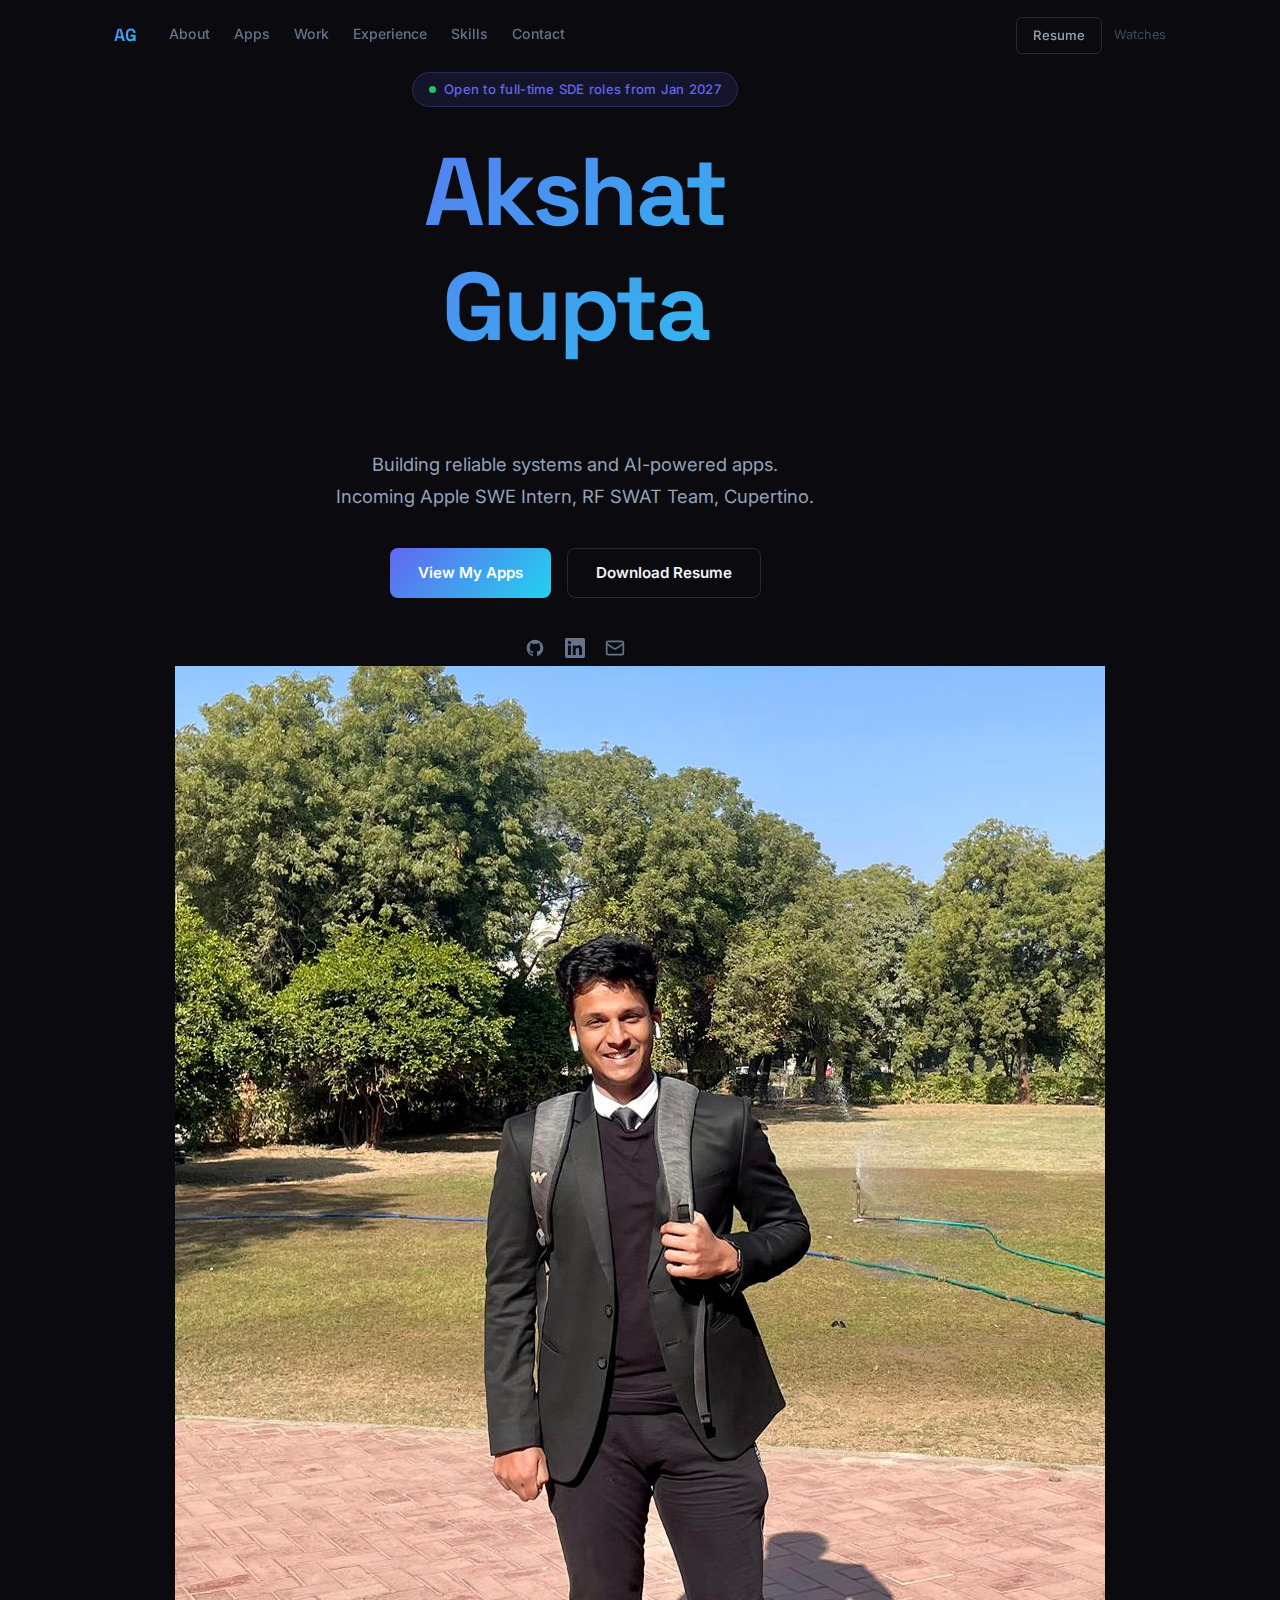
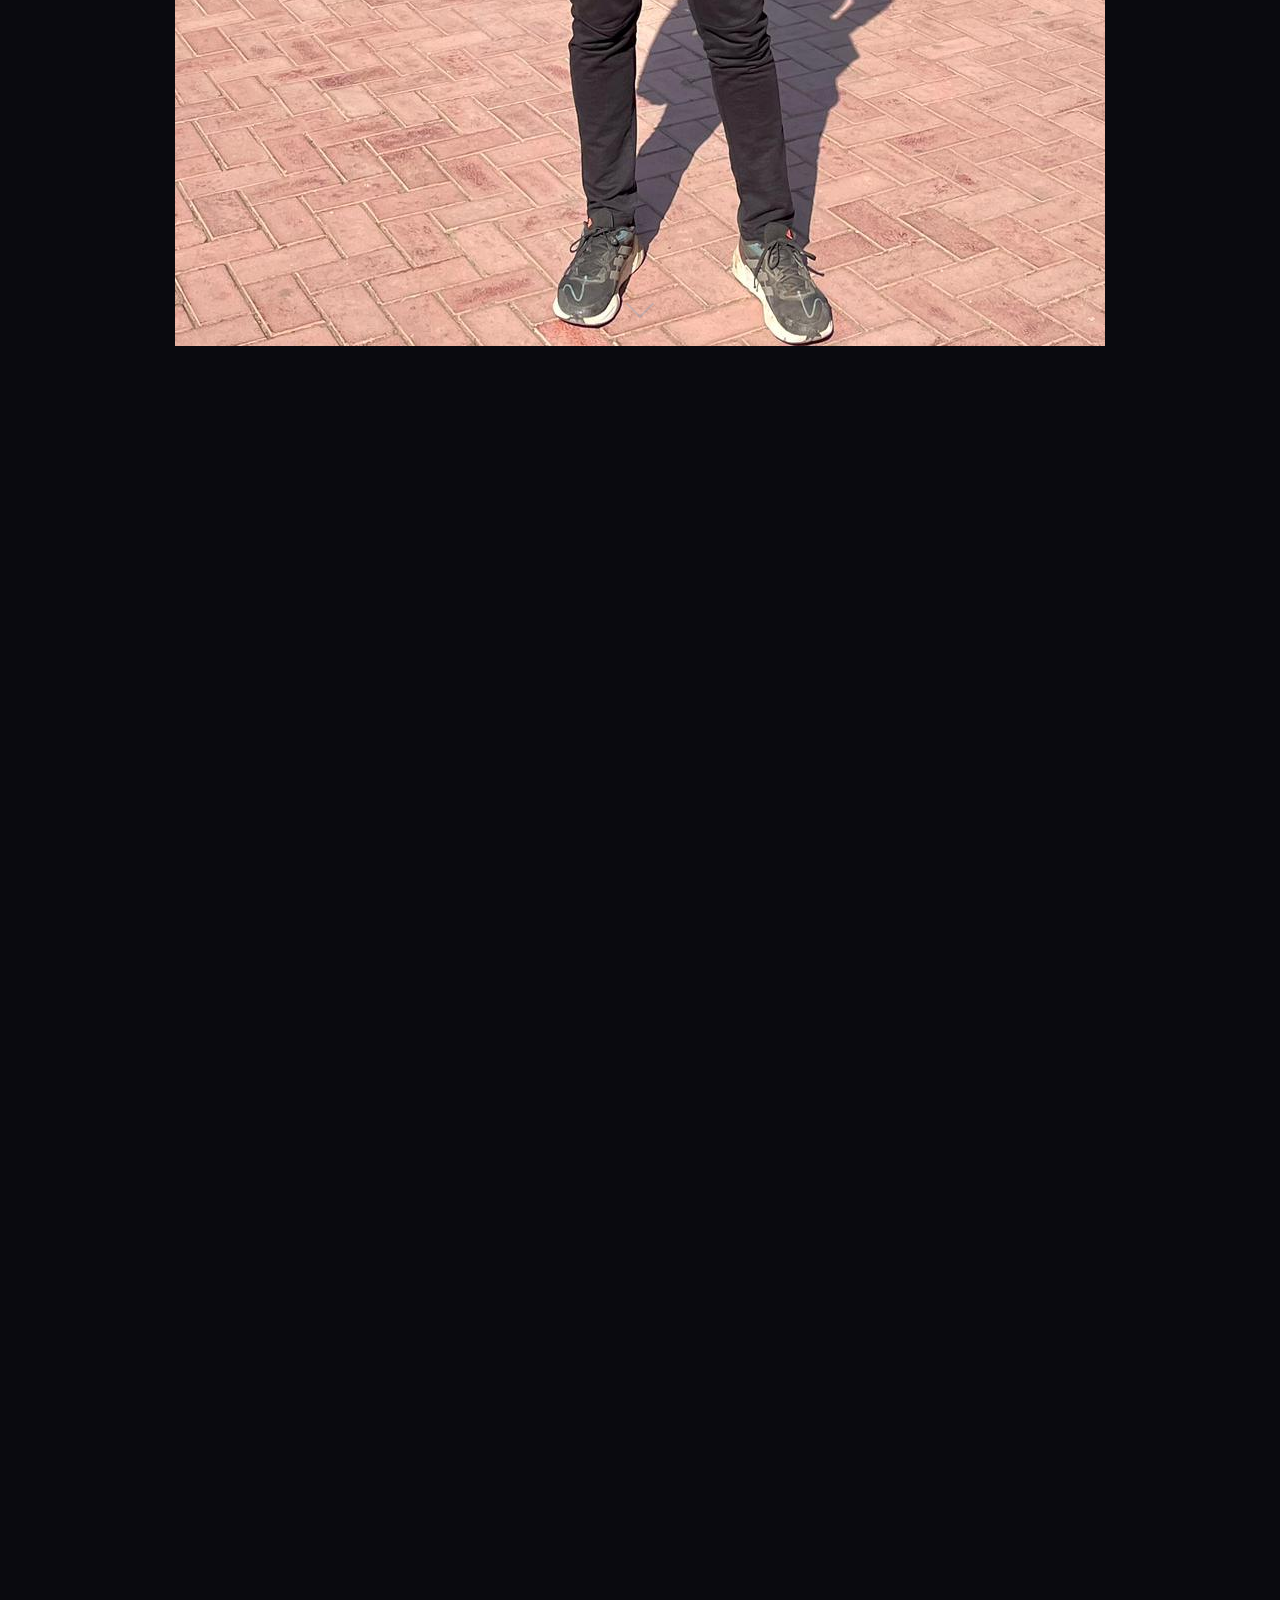
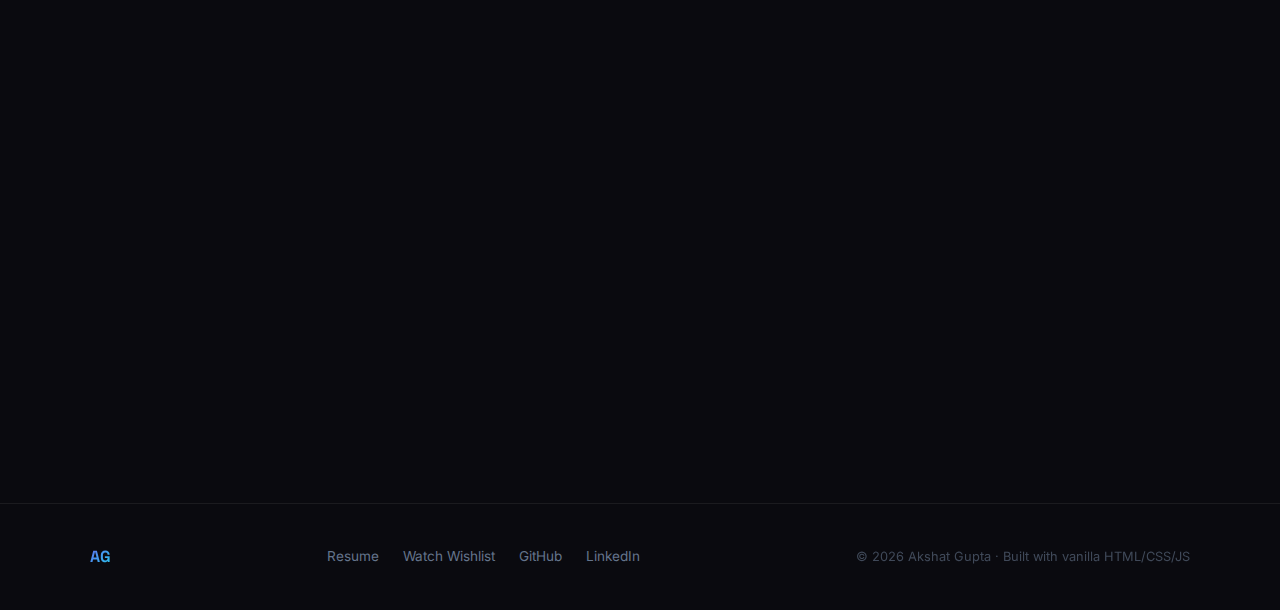
<file: index.html>
<!DOCTYPE html>
<html lang="en">
<head>
  <meta charset="UTF-8" />
  <meta name="viewport" content="width=device-width, initial-scale=1.0" />
  <title>Akshat Gupta | SWE &amp; iOS Developer</title>
  <meta name="description" content="Akshat Gupta — Systems engineer and iOS developer. Incoming Apple SWE Intern. Open to full-time SDE roles from Jan 2027.">
  <link rel="icon" type="image/svg+xml" href="favicon.svg" />
  <link rel="stylesheet" href="style.css" />
  <link rel="preconnect" href="https://fonts.googleapis.com">
  <link rel="preconnect" href="https://fonts.gstatic.com" crossorigin>
  <link href="https://fonts.googleapis.com/css2?family=Space+Grotesk:wght@400;500;600;700&family=Inter:wght@400;500;600&display=swap" rel="stylesheet">
</head>
<body>

  <!-- ═══════════════════════════════════════ NAV ═══════════════════════════════════════ -->
  <nav id="navbar">
    <div class="nav-inner">
      <a href="#hero" class="nav-logo">AG</a>
      <div class="nav-links" id="navLinks">
        <a href="#about">About</a>
        <a href="#apps">Apps</a>
        <a href="#projects">Work</a>
        <a href="#experience">Experience</a>
        <a href="#skills">Skills</a>
        <a href="#contact">Contact</a>
      </div>
      <div class="nav-right">
        <a href="resume.pdf" target="_blank" class="btn-outline-sm">Resume</a>
        <a href="watch-wishlist.html" class="nav-subtle">Watches</a>
        <button class="hamburger" id="hamburger" aria-label="Menu">
          <span></span><span></span><span></span>
        </button>
      </div>
    </div>
    <!-- Mobile overlay -->
    <div class="mobile-menu" id="mobileMenu">
      <a href="#about" class="mobile-link">About</a>
      <a href="#apps" class="mobile-link">Apps</a>
      <a href="#projects" class="mobile-link">Work</a>
      <a href="#experience" class="mobile-link">Experience</a>
      <a href="#skills" class="mobile-link">Skills</a>
      <a href="#contact" class="mobile-link">Contact</a>
      <a href="resume.pdf" target="_blank" class="mobile-link">Resume</a>
    </div>
  </nav>

  <!-- ═══════════════════════════════════════ HERO ══════════════════════════════════════ -->
  <section id="hero">
    <div class="container">
      <div class="hero-inner">
        <div class="hero-content">
          <div class="hero-badge">
            <span class="badge-dot"></span>
            Open to full-time SDE roles from Jan 2027
          </div>
          <h1 class="hero-name">Akshat<br>Gupta</h1>
          <div class="hero-roles" aria-live="polite">
            <span class="role role1">Systems Engineer</span>
            <span class="role role2">AI Application Developer</span>
            <span class="role role3">Apple Intern '26</span>
            <span class="role role4">iOS Developer</span>
          </div>
          <p class="hero-pitch">
            Building reliable systems and AI-powered apps.<br>
            Incoming Apple SWE Intern, RF SWAT Team, Cupertino.
          </p>
          <div class="hero-ctas">
            <a href="#apps" class="btn-primary">View My Apps</a>
            <a href="resume.pdf" target="_blank" class="btn-outline">Download Resume</a>
          </div>
          <div class="hero-socials">
            <a href="https://github.com/akshatmadrock" target="_blank" aria-label="GitHub">
              <svg width="20" height="20" viewBox="0 0 24 24" fill="currentColor"><path d="M12 2C6.477 2 2 6.477 2 12c0 4.418 2.865 8.166 6.839 9.489.5.092.682-.217.682-.482 0-.237-.008-.866-.013-1.7-2.782.603-3.369-1.342-3.369-1.342-.454-1.155-1.11-1.462-1.11-1.462-.908-.62.069-.608.069-.608 1.003.07 1.531 1.03 1.531 1.03.892 1.529 2.341 1.087 2.91.832.092-.647.35-1.088.636-1.338-2.22-.253-4.555-1.11-4.555-4.943 0-1.091.39-1.984 1.029-2.683-.103-.253-.446-1.27.098-2.647 0 0 .84-.269 2.75 1.025A9.578 9.578 0 0112 6.836c.85.004 1.705.114 2.504.336 1.909-1.294 2.747-1.025 2.747-1.025.546 1.377.203 2.394.1 2.647.64.699 1.028 1.592 1.028 2.683 0 3.842-2.339 4.687-4.566 4.935.359.309.678.919.678 1.852 0 1.336-.012 2.415-.012 2.743 0 .267.18.578.688.48C19.138 20.163 22 16.418 22 12c0-5.523-4.477-10-10-10z"/></svg>
            </a>
            <a href="https://www.linkedin.com/in/akshat-gupta-a500761a7/" target="_blank" aria-label="LinkedIn">
              <svg width="20" height="20" viewBox="0 0 24 24" fill="currentColor"><path d="M20.447 20.452h-3.554v-5.569c0-1.328-.027-3.037-1.852-3.037-1.853 0-2.136 1.445-2.136 2.939v5.667H9.351V9h3.414v1.561h.046c.477-.9 1.637-1.85 3.37-1.85 3.601 0 4.267 2.37 4.267 5.455v6.286zM5.337 7.433c-1.144 0-2.063-.926-2.063-2.065 0-1.138.92-2.063 2.063-2.063 1.14 0 2.064.925 2.064 2.063 0 1.139-.925 2.065-2.064 2.065zm1.782 13.019H3.555V9h3.564v11.452zM22.225 0H1.771C.792 0 0 .774 0 1.729v20.542C0 23.227.792 24 1.771 24h20.451C23.2 24 24 23.227 24 22.271V1.729C24 .774 23.2 0 22.222 0h.003z"/></svg>
            </a>
            <a href="mailto:akg007@ucsd.edu" aria-label="Email">
              <svg width="20" height="20" viewBox="0 0 24 24" fill="none" stroke="currentColor" stroke-width="2" stroke-linecap="round" stroke-linejoin="round"><rect x="2" y="4" width="20" height="16" rx="2"/><path d="m22 7-8.97 5.7a1.94 1.94 0 0 1-2.06 0L2 7"/></svg>
            </a>
          </div>
        </div>
        <div class="hero-photo-wrap">
          <img src="top-photo.jpeg" alt="Akshat Gupta" class="hero-photo" />
        </div>
      </div>
    </div>
    <div class="scroll-indicator">
      <div class="scroll-arrow"></div>
    </div>
  </section>

  <!-- ═══════════════════════════════════════ ABOUT ══════════════════════════════════════ -->
  <section id="about" class="section">
    <div class="container">
      <div class="about-grid">
        <div class="about-photo-wrap reveal">
          <img src="Akshat_formals.jpg" alt="Akshat Gupta" class="about-photo" />
        </div>
        <div class="about-text reveal">
          <span class="section-label">About Me</span>
          <h2 class="section-title">Engineer by training,<br>builder by instinct</h2>
          <p>
            I spent two years at <strong>Arista Networks</strong> writing systems software in C/C++: kernel drivers, networking stacks, multi-threaded daemons. I loved the craft of it, but I always wanted to build things people could actually touch and use.
          </p>
          <p>
            That sent me to UCSD's MS Computer Engineering program in 2025, and pushed me to teach myself Swift along the way. I built <strong>RecoverAI</strong> and <strong>LeanAI</strong> over the past year. This summer I'm joining <strong>Apple's RF SWAT team</strong> as a SWE Intern, working at the intersection of hardware systems and software.
          </p>
          <p>
            I think the best engineers right now are the ones who integrate AI tools natively into their work. That's the skill I'm building deliberately.
          </p>
          <div class="about-chips">
            <span class="chip">UCSD MS 2027</span>
            <span class="chip chip-primary">Apple Intern 2026</span>
            <span class="chip">ex-Arista Networks</span>
            <span class="chip">BITS Pilani</span>
          </div>
        </div>
      </div>
    </div>
  </section>

  <!-- ═══════════════════════════════════════ APPS ═══════════════════════════════════════ -->
  <section id="apps" class="section section-tint">
    <div class="container">
      <div class="section-header reveal">
        <span class="section-label">Featured Apps</span>
        <h2 class="section-title">iOS apps built from scratch</h2>
        <p class="section-sub">Designed, engineered, and shipped solo. SwiftUI with AI backends.</p>
      </div>

      <div class="apps-grid">
        <!-- RecoverAI Card -->
        <div class="app-card reveal">
          <div class="app-card-header">
            <span class="app-tag app-tag-special">Apple Swift Student Challenge 2026</span>
            <div class="app-card-actions">
              <a href="https://github.com/akshatmadrock/RecoverAI" target="_blank" class="btn-ghost-sm">GitHub ↗</a>
            </div>
          </div>
          <h3 class="app-title">RecoverAI</h3>
          <p class="app-desc">An empathetic AI recovery companion for athletes. You log how you feel, and RecoverAI tells you whether to train, modify, or rest, with AI-generated rationale that draws from your soreness history, sleep, mood, and stress data.</p>

          <div class="screenshot-carousel" id="carousel-recover">
            <div class="carousel-track" id="track-recover">
              <div class="carousel-slide">
                <div class="phone-mockup">
                  <img src="assets/screenshots/SS_Verdict_Tab_AI.png" alt="AI Verdict" />
                </div>
                <p class="slide-caption">AI Workout Verdict</p>
              </div>
              <div class="carousel-slide">
                <div class="phone-mockup">
                  <img src="assets/screenshots/SS_Verdict_tab.png" alt="Verdict Overview" />
                </div>
                <p class="slide-caption">Verdict Overview</p>
              </div>
              <div class="carousel-slide">
                <div class="phone-mockup">
                  <img src="assets/screenshots/SS_Body_Tab.png" alt="Body Heatmap" />
                </div>
                <p class="slide-caption">Body Heatmap</p>
              </div>
              <div class="carousel-slide">
                <div class="phone-mockup">
                  <img src="assets/screenshots/SS_Mental_Health.png" alt="Mental Health" />
                </div>
                <p class="slide-caption">Mental Health Tracking</p>
              </div>
            </div>
            <button class="carousel-btn carousel-prev" onclick="carouselPrev('recover')" aria-label="Previous">‹</button>
            <button class="carousel-btn carousel-next" onclick="carouselNext('recover')" aria-label="Next">›</button>
            <div class="carousel-dots" id="dots-recover">
              <span class="dot active" onclick="carouselGoto('recover',0)"></span>
              <span class="dot" onclick="carouselGoto('recover',1)"></span>
              <span class="dot" onclick="carouselGoto('recover',2)"></span>
              <span class="dot" onclick="carouselGoto('recover',3)"></span>
            </div>
          </div>

          <div class="app-features-toggle">
            <button class="btn-ghost-sm" onclick="toggleFeatures('recover-features')">Features ↓</button>
          </div>
          <div class="app-features hidden" id="recover-features">
            <ul>
              <li>Conversational check-in via AI chat that extracts soreness automatically</li>
              <li>Interactive body heatmap where you tap regions to log soreness</li>
              <li>AI workout verdict: Train / Modify / Rest with full rationale</li>
              <li>Mental health tracking: mood, sleep, stress, motivation</li>
              <li>Insights dashboard with recovery trend charts</li>
              <li>Cycle phase awareness integrated into recommendations</li>
              <li>Full offline support via SwiftData</li>
            </ul>
          </div>

          <div class="tech-tags">
            <span class="tech-tag">SwiftUI</span>
            <span class="tech-tag">SwiftData</span>
            <span class="tech-tag">Claude API</span>
            <span class="tech-tag">Groq API</span>
            <span class="tech-tag">HealthKit</span>
          </div>
        </div>

        <!-- LeanAI Card -->
        <div class="app-card reveal">
          <div class="app-card-header">
            <span class="app-tag">iOS App · 2025</span>
            <div class="app-card-actions">
              <a href="https://github.com/akshatmadrock/LeanAI" target="_blank" class="btn-ghost-sm">GitHub ↗</a>
            </div>
          </div>
          <h3 class="app-title">LeanAI</h3>
          <p class="app-desc">A nutrition and fitness tracker built around one goal: losing fat while preserving muscle. Describe your meals in plain English and LLaMA 3.3 handles the macro math. HealthKit pulls your daily activity. CloudKit keeps you and your training partner in sync.</p>

          <div class="screenshot-carousel" id="carousel-lean">
            <div class="carousel-track" id="track-lean">
              <div class="carousel-slide">
                <div class="phone-mockup">
                  <img src="assets/screenshots/leanai_dashboard.png" alt="Dashboard" />
                </div>
                <p class="slide-caption">Dashboard</p>
              </div>
              <div class="carousel-slide">
                <div class="phone-mockup">
                  <img src="assets/screenshots/leanai_nutrition.png" alt="Nutrition Log" />
                </div>
                <p class="slide-caption">Nutrition Log</p>
              </div>
              <div class="carousel-slide">
                <div class="phone-mockup">
                  <img src="assets/screenshots/leanai_activity.png" alt="Activity" />
                </div>
                <p class="slide-caption">Activity Tracking</p>
              </div>
              <div class="carousel-slide">
                <div class="phone-mockup">
                  <img src="assets/screenshots/leanai_insights.png" alt="AI Insights" />
                </div>
                <p class="slide-caption">AI Insights</p>
              </div>
            </div>
            <button class="carousel-btn carousel-prev" onclick="carouselPrev('lean')" aria-label="Previous">&#8249;</button>
            <button class="carousel-btn carousel-next" onclick="carouselNext('lean')" aria-label="Next">&#8250;</button>
            <div class="carousel-dots" id="dots-lean">
              <span class="dot active" onclick="carouselGoto('lean',0)"></span>
              <span class="dot" onclick="carouselGoto('lean',1)"></span>
              <span class="dot" onclick="carouselGoto('lean',2)"></span>
              <span class="dot" onclick="carouselGoto('lean',3)"></span>
            </div>
          </div>

          <div class="app-features-toggle">
            <button class="btn-ghost-sm" onclick="toggleFeatures('lean-features')">Features ↓</button>
          </div>
          <div class="app-features hidden" id="lean-features">
            <ul>
              <li>AI food log: describe meals in natural language and get a full macro breakdown</li>
              <li>Adaptive calorie targets based on body metrics and activity level</li>
              <li>HealthKit integration for step count, active energy, workouts</li>
              <li>Body composition tracking: weight, body fat %, muscle mass trends</li>
              <li>Strength testing: 1RM estimates and preservation tracking across a cut</li>
              <li>CloudKit partner sharing for accountability</li>
              <li>AI weekly summaries with adaptive recommendations</li>
            </ul>
          </div>

          <div class="tech-tags">
            <span class="tech-tag">SwiftUI</span>
            <span class="tech-tag">SwiftData</span>
            <span class="tech-tag">Groq (LLaMA 3.3)</span>
            <span class="tech-tag">HealthKit</span>
            <span class="tech-tag">CloudKit</span>
          </div>
        </div>
      </div>
    </div>
  </section>

  <!-- ═══════════════════════════════════════ PROJECTS ══════════════════════════════════ -->
  <section id="projects" class="section">
    <div class="container">
      <div class="section-header reveal">
        <span class="section-label">Projects & Research</span>
        <h2 class="section-title">Selected work</h2>
      </div>

      <div class="projects-grid">

        <div class="project-card reveal">
          <div class="project-card-top">
            <span class="project-tag">Research · Ongoing</span>
            <div class="project-links">
              <span class="project-link-placeholder">WCSNG / Qualcomm</span>
            </div>
          </div>
          <h3>CSI + FTM Indoor Localization</h3>
          <p>Sub-meter indoor positioning using Wi-Fi Channel State Information and Fine Timing Measurements. Research at WCSNG lab, funded by Qualcomm.</p>
          <div class="tech-tags">
            <span class="tech-tag">802.11</span><span class="tech-tag">CSI</span><span class="tech-tag">Python</span><span class="tech-tag">Signal Processing</span>
          </div>
        </div>

        <div class="project-card reveal">
          <div class="project-card-top">
            <span class="project-tag">Hackathon Winner</span>
          </div>
          <h3>CleanIT Anomaly Detection</h3>
          <p>Real-time network anomaly detection system winning Arista Networks internal hackathon. Hybrid C++/Python architecture with adaptive thresholding.</p>
          <div class="tech-tags">
            <span class="tech-tag">C++</span><span class="tech-tag">Python</span><span class="tech-tag">ML</span><span class="tech-tag">Networking</span>
          </div>
        </div>

        <div class="project-card reveal">
          <div class="project-card-top">
            <span class="project-tag">Course Project</span>
            <a href="https://github.com/akshatmadrock/ofdm-transceiver-80211a" target="_blank" class="project-link-btn">GitHub ↗</a>
          </div>
          <h3>OFDM Transceiver (IEEE 802.11a)</h3>
          <p>Full OFDM physical layer implementation of the IEEE 802.11a standard in MATLAB: QPSK modulation, STF/LTF preamble, multipath channel simulation, synchronization, channel estimation, and equalization.</p>
          <div class="tech-tags">
            <span class="tech-tag">MATLAB</span><span class="tech-tag">DSP</span><span class="tech-tag">802.11a</span><span class="tech-tag">OFDM</span>
          </div>
        </div>

        <div class="project-card reveal">
          <div class="project-card-top">
            <span class="project-tag">Research Paper</span>
            <a href="UAV Base Station Location Optimization.pdf" target="_blank" class="project-link-btn">PDF ↗</a>
          </div>
          <h3>UAV Base Station Optimization</h3>
          <p>Coverage and energy efficiency optimization for UAV-mounted base stations in emergency and rural deployments using trajectory planning algorithms.</p>
          <div class="tech-tags">
            <span class="tech-tag">UAV</span><span class="tech-tag">Optimization</span><span class="tech-tag">5G</span>
          </div>
        </div>

        <div class="project-card reveal">
          <div class="project-card-top">
            <span class="project-tag">Research Paper</span>
            <a href="5G_MEC_Task_Scheduling.pdf" target="_blank" class="project-link-btn">PDF ↗</a>
          </div>
          <h3>UAV-Assisted 5G MEC Task Scheduling</h3>
          <p>Task offloading and scheduling framework for UAV-assisted Mobile Edge Computing in 5G and IoT networks, minimizing latency and energy consumption.</p>
          <div class="tech-tags">
            <span class="tech-tag">MEC</span><span class="tech-tag">5G</span><span class="tech-tag">IoT</span><span class="tech-tag">UAV</span>
          </div>
        </div>

        <div class="project-card reveal">
          <div class="project-card-top">
            <span class="project-tag">Co-authored Review</span>
          </div>
          <h3>ML in Environmental Forecasting</h3>
          <p>Co-authored systematic review of machine learning approaches for environmental and climate prediction, covering CNNs, RNNs, and ensemble methods.</p>
          <div class="tech-tags">
            <span class="tech-tag">ML</span><span class="tech-tag">Python</span><span class="tech-tag">Research</span>
          </div>
        </div>

      </div>
    </div>
  </section>

  <!-- ═══════════════════════════════════════ EXPERIENCE ═══════════════════════════════ -->
  <section id="experience" class="section section-tint">
    <div class="container">
      <div class="section-header reveal">
        <span class="section-label">Experience</span>
        <h2 class="section-title">Where I've worked</h2>
      </div>

      <div class="timeline">

        <div class="timeline-item reveal">
          <div class="timeline-dot dot-primary"></div>
          <div class="timeline-content">
            <div class="timeline-header">
              <div>
                <h3>Software Engineer Intern</h3>
                <div class="timeline-company">Apple · RF SWAT Team, Cupertino</div>
              </div>
              <div class="timeline-meta">
                <span class="timeline-date">Jun – Sep 2026</span>
                <span class="badge-upcoming">Upcoming</span>
              </div>
            </div>
            <ul class="timeline-bullets">
              <li>Joining the RF SWAT (Software, Wireless, Architecture &amp; Testing) team</li>
              <li>Working at the intersection of wireless systems and software engineering</li>
            </ul>
            <div class="tech-tags">
              <span class="tech-tag">Swift</span><span class="tech-tag">C/C++</span><span class="tech-tag">RF Systems</span><span class="tech-tag">Wireless</span>
            </div>
          </div>
        </div>

        <div class="timeline-item reveal">
          <div class="timeline-dot"></div>
          <div class="timeline-content">
            <div class="timeline-header">
              <div>
                <h3>Software Engineer</h3>
                <div class="timeline-company">Arista Networks · Pune</div>
              </div>
              <span class="timeline-date">Jul 2023 – Aug 2025</span>
            </div>
            <ul class="timeline-bullets">
              <li>Built and maintained kernel-level device drivers and multi-threaded system daemons in C/C++ for Arista's EOS network operating system</li>
              <li>Led development of CleanIT anomaly detection system, winning the internal hackathon; deployed across production monitoring pipelines</li>
              <li>Designed gRPC-based microservices for inter-process communication across distributed switching hardware</li>
            </ul>
            <div class="tech-tags">
              <span class="tech-tag">C/C++</span><span class="tech-tag">Linux Kernel</span><span class="tech-tag">gRPC</span><span class="tech-tag">Python</span><span class="tech-tag">TCP/IP</span>
            </div>
            <div style="margin-top:14px;">
              <a href="arista_driver_presentation.pdf" target="_blank" class="btn-ghost-sm">Driver 2.0 Architecture Deck ↗</a>
            </div>
          </div>
        </div>

        <div class="timeline-item reveal">
          <div class="timeline-dot"></div>
          <div class="timeline-content">
            <div class="timeline-header">
              <div>
                <h3>Associate Consultant</h3>
                <div class="timeline-company">Indus Insights · Mumbai</div>
              </div>
              <span class="timeline-date">Jan – Jun 2023</span>
            </div>
            <ul class="timeline-bullets">
              <li>Delivered data-driven insights for financial services clients using Python and SQL analytics pipelines</li>
              <li>Built automated reporting dashboards reducing manual analysis time by 40%</li>
            </ul>
            <div class="tech-tags">
              <span class="tech-tag">Python</span><span class="tech-tag">SQL</span><span class="tech-tag">Analytics</span>
            </div>
          </div>
        </div>

        <div class="timeline-item reveal">
          <div class="timeline-dot"></div>
          <div class="timeline-content">
            <div class="timeline-header">
              <div>
                <h3>Software Intern</h3>
                <div class="timeline-company">LTI (L&amp;T Infotech) · Mumbai</div>
              </div>
              <span class="timeline-date">May – Jul 2022</span>
            </div>
            <ul class="timeline-bullets">
              <li>Built SAP UI5 frontend components and REST API integrations for enterprise clients</li>
            </ul>
            <div class="tech-tags">
              <span class="tech-tag">JavaScript</span><span class="tech-tag">SAP UI5</span><span class="tech-tag">REST</span>
            </div>
          </div>
        </div>

      </div>
    </div>
  </section>

  <!-- ═══════════════════════════════════════ SKILLS ═══════════════════════════════════ -->
  <section id="skills" class="section">
    <div class="container">
      <div class="section-header reveal">
        <span class="section-label">Skills</span>
        <h2 class="section-title">Tech stack</h2>
      </div>

      <div class="skills-grid">
        <div class="skill-group reveal">
          <h4 class="skill-group-title">Languages</h4>
          <div class="tech-tags">
            <span class="tech-tag">C</span>
            <span class="tech-tag">C++</span>
            <span class="tech-tag">Python</span>
            <span class="tech-tag">Go</span>
            <span class="tech-tag">Swift</span>
            <span class="tech-tag">Bash</span>
            <span class="tech-tag">SQL</span>
            <span class="tech-tag">JavaScript</span>
          </div>
        </div>

        <div class="skill-group reveal">
          <h4 class="skill-group-title">Systems & OS</h4>
          <div class="tech-tags">
            <span class="tech-tag">Linux Kernel</span>
            <span class="tech-tag">Device Drivers</span>
            <span class="tech-tag">Multi-threading</span>
            <span class="tech-tag">UNIX</span>
            <span class="tech-tag">Memory Management</span>
          </div>
        </div>

        <div class="skill-group reveal">
          <h4 class="skill-group-title">Networking</h4>
          <div class="tech-tags">
            <span class="tech-tag">TCP/IP</span>
            <span class="tech-tag">Wi-Fi 802.11</span>
            <span class="tech-tag">gRPC</span>
            <span class="tech-tag">REST</span>
            <span class="tech-tag">Wireshark</span>
            <span class="tech-tag">CCNA</span>
          </div>
        </div>

        <div class="skill-group reveal">
          <h4 class="skill-group-title">AI & iOS</h4>
          <div class="tech-tags">
            <span class="tech-tag">SwiftUI</span>
            <span class="tech-tag">SwiftData</span>
            <span class="tech-tag">HealthKit</span>
            <span class="tech-tag">CloudKit</span>
            <span class="tech-tag">Claude API</span>
            <span class="tech-tag">Groq API</span>
            <span class="tech-tag">LLM Integration</span>
            <span class="tech-tag">RAG</span>
          </div>
        </div>

        <div class="skill-group reveal">
          <h4 class="skill-group-title">Infrastructure</h4>
          <div class="tech-tags">
            <span class="tech-tag">Docker</span>
            <span class="tech-tag">Kubernetes</span>
            <span class="tech-tag">Jenkins</span>
            <span class="tech-tag">AWS (EC2/S3)</span>
            <span class="tech-tag">Git</span>
            <span class="tech-tag">Linux</span>
          </div>
        </div>

        <div class="skill-group reveal">
          <h4 class="skill-group-title">Research & Signal</h4>
          <div class="tech-tags">
            <span class="tech-tag">MATLAB</span>
            <span class="tech-tag">OFDM</span>
            <span class="tech-tag">DSP</span>
            <span class="tech-tag">Channel Estimation</span>
            <span class="tech-tag">Indoor Localization</span>
          </div>
        </div>
      </div>
    </div>
  </section>

  <!-- ═══════════════════════════════════════ EDUCATION ════════════════════════════════ -->
  <section id="education" class="section section-tint">
    <div class="container">
      <div class="section-header reveal">
        <span class="section-label">Education</span>
        <h2 class="section-title">Academic background</h2>
      </div>

      <div class="edu-grid">
        <div class="edu-card reveal">
          <div class="edu-icon edu-icon-ucsd">UC</div>
          <div class="edu-info">
            <h3>MS Computer Engineering</h3>
            <div class="edu-school">UC San Diego · ECE Department</div>
            <div class="edu-dates">Sep 2025 – Jun 2027</div>
            <p>Focusing on wireless systems, machine learning, and signal processing. Research at WCSNG lab on Wi-Fi indoor localization. Recruiting as Apple SWE Intern from this program.</p>
            <div class="tech-tags">
              <span class="tech-tag">Wireless Comms</span>
              <span class="tech-tag">ML</span>
              <span class="tech-tag">Signal Processing</span>
              <span class="tech-tag">Systems</span>
            </div>
          </div>
        </div>

        <div class="edu-card reveal">
          <div class="edu-icon edu-icon-bits">BP</div>
          <div class="edu-info">
            <h3>BE Electrical & Electronics</h3>
            <div class="edu-school">BITS Pilani · Pilani Campus</div>
            <div class="edu-dates">Aug 2019 – May 2023</div>
            <p>Graduated with 8.39/10 CGPA. Coursework in embedded systems, digital design, signals, control theory, and computer architecture. Strong CS minor through electives.</p>
            <div class="tech-tags">
              <span class="tech-tag">8.39 CGPA</span>
              <span class="tech-tag">Embedded</span>
              <span class="tech-tag">Control Theory</span>
              <span class="tech-tag">Digital Design</span>
            </div>
          </div>
        </div>
      </div>
    </div>
  </section>

  <!-- ═══════════════════════════════════════ RECOGNITION ═════════════════════════════ -->
  <section id="recognition" class="section">
    <div class="container">
      <div class="section-header reveal">
        <span class="section-label">Recognition</span>
        <h2 class="section-title">Awards & certifications</h2>
      </div>

      <div class="awards-grid">
        <div class="award-card reveal">
          <div class="award-icon">🏆</div>
          <h4>CleanIT Hackathon</h4>
          <p>Winner, Arista Networks internal hackathon for anomaly detection system</p>
        </div>
        <div class="award-card reveal">
          <div class="award-icon">📡</div>
          <h4>CCNA Certified</h4>
          <p>Cisco Certified Network Associate, Oct 2025</p>
        </div>
        <div class="award-card reveal">
          <div class="award-icon">🥇</div>
          <h4>CBSE City Topper</h4>
          <p>City topper + National Gold Medalist in CBSE board exams</p>
        </div>
      </div>
    </div>
  </section>

  <!-- ═══════════════════════════════════════ BEYOND ══════════════════════════════════ -->
  <section id="beyond" class="section section-tint">
    <div class="container">
      <div class="section-header reveal">
        <span class="section-label">Beyond the Code</span>
        <h2 class="section-title">Outside the terminal</h2>
      </div>

      <div class="interests-grid">
        <div class="interest-card reveal">
          <div class="interest-icon">🏋️</div>
          <h4>Powerlifting</h4>
          <p>Squat, bench, deadlift. The other kind of systems optimization.</p>
        </div>
        <div class="interest-card reveal">
          <div class="interest-icon">🔐</div>
          <h4>CTF Competitions</h4>
          <p>Binary exploitation, reverse engineering, and cryptography challenges</p>
        </div>
        <a href="watch-wishlist.html" class="interest-card interest-card-link reveal">
          <div class="interest-icon">⌚</div>
          <h4>Watch Collecting</h4>
          <p>Horology nerd. Currently: Seiko Prospex Marine Green GMT. See my wishlist →</p>
        </a>
        <div class="interest-card reveal">
          <div class="interest-icon">🏊</div>
          <h4>Swimming</h4>
          <p>Open water and lap swimming. Best for clearing the mental stack.</p>
        </div>
        <div class="interest-card reveal">
          <div class="interest-icon">🎲</div>
          <h4>Board Games</h4>
          <p>Settlers, Ticket to Ride, Wingspan. Strategic thinking that doesn't require a terminal.</p>
        </div>
        <div class="interest-card reveal">
          <div class="interest-icon">✈️</div>
          <h4>Travel</h4>
          <p>Japan 2024 was the highlight. Building the list for what's next.</p>
        </div>
      </div>
    </div>
  </section>

  <!-- ═══════════════════════════════════════ CONTACT ══════════════════════════════════ -->
  <section id="contact" class="section">
    <div class="container">
      <div class="contact-center reveal">
        <span class="section-label">Contact</span>
        <h2 class="section-title">Let's talk</h2>
        <p class="contact-sub">Not actively job hunting right now since the Apple internship is sorted, but I'm always up for interesting conversations: research collaborations, iOS projects, or just talking shop about systems engineering and AI tooling.</p>

        <div class="contact-email-wrap">
          <span class="contact-email" id="emailDisplay">akg007@ucsd.edu</span>
          <button class="btn-outline-sm" id="copyBtn" onclick="copyEmail()">Copy</button>
        </div>
        <div id="copyToast" class="copy-toast">Copied to clipboard!</div>

        <div class="contact-socials">
          <a href="https://github.com/akshatmadrock" target="_blank" class="contact-social-btn">
            <svg width="18" height="18" viewBox="0 0 24 24" fill="currentColor"><path d="M12 2C6.477 2 2 6.477 2 12c0 4.418 2.865 8.166 6.839 9.489.5.092.682-.217.682-.482 0-.237-.008-.866-.013-1.7-2.782.603-3.369-1.342-3.369-1.342-.454-1.155-1.11-1.462-1.11-1.462-.908-.62.069-.608.069-.608 1.003.07 1.531 1.03 1.531 1.03.892 1.529 2.341 1.087 2.91.832.092-.647.35-1.088.636-1.338-2.22-.253-4.555-1.11-4.555-4.943 0-1.091.39-1.984 1.029-2.683-.103-.253-.446-1.27.098-2.647 0 0 .84-.269 2.75 1.025A9.578 9.578 0 0112 6.836c.85.004 1.705.114 2.504.336 1.909-1.294 2.747-1.025 2.747-1.025.546 1.377.203 2.394.1 2.647.64.699 1.028 1.592 1.028 2.683 0 3.842-2.339 4.687-4.566 4.935.359.309.678.919.678 1.852 0 1.336-.012 2.415-.012 2.743 0 .267.18.578.688.48C19.138 20.163 22 16.418 22 12c0-5.523-4.477-10-10-10z"/></svg>
            GitHub
          </a>
          <a href="https://www.linkedin.com/in/akshat-gupta-a500761a7/" target="_blank" class="contact-social-btn">
            <svg width="18" height="18" viewBox="0 0 24 24" fill="currentColor"><path d="M20.447 20.452h-3.554v-5.569c0-1.328-.027-3.037-1.852-3.037-1.853 0-2.136 1.445-2.136 2.939v5.667H9.351V9h3.414v1.561h.046c.477-.9 1.637-1.85 3.37-1.85 3.601 0 4.267 2.37 4.267 5.455v6.286zM5.337 7.433c-1.144 0-2.063-.926-2.063-2.065 0-1.138.92-2.063 2.063-2.063 1.14 0 2.064.925 2.064 2.063 0 1.139-.925 2.065-2.064 2.065zm1.782 13.019H3.555V9h3.564v11.452zM22.225 0H1.771C.792 0 0 .774 0 1.729v20.542C0 23.227.792 24 1.771 24h20.451C23.2 24 24 23.227 24 22.271V1.729C24 .774 23.2 0 22.222 0h.003z"/></svg>
            LinkedIn
          </a>
        </div>
      </div>
    </div>
  </section>

  <!-- ═══════════════════════════════════════ FOOTER ════════════════════════════════════ -->
  <footer>
    <div class="footer-inner">
      <div class="footer-logo">AG</div>
      <div class="footer-links">
        <a href="resume.pdf" target="_blank">Resume</a>
        <a href="watch-wishlist.html">Watch Wishlist</a>
        <a href="https://github.com/akshatmadrock" target="_blank">GitHub</a>
        <a href="https://www.linkedin.com/in/akshat-gupta-a500761a7/" target="_blank">LinkedIn</a>
      </div>
      <div class="footer-copy">© 2026 Akshat Gupta · Built with vanilla HTML/CSS/JS</div>
    </div>
  </footer>

  <!-- ═══════════════════════════════════════ JS ════════════════════════════════════════ -->
  <script>
    // ── Nav scroll effect ──
    const navbar = document.getElementById('navbar');
    window.addEventListener('scroll', () => {
      navbar.classList.toggle('scrolled', window.scrollY > 80);
    });

    // ── Hamburger menu ──
    const hamburger = document.getElementById('hamburger');
    const mobileMenu = document.getElementById('mobileMenu');
    hamburger.addEventListener('click', () => {
      hamburger.classList.toggle('open');
      mobileMenu.classList.toggle('open');
      document.body.classList.toggle('menu-open');
    });
    document.querySelectorAll('.mobile-link').forEach(link => {
      link.addEventListener('click', () => {
        hamburger.classList.remove('open');
        mobileMenu.classList.remove('open');
        document.body.classList.remove('menu-open');
      });
    });

    // ── Scroll reveal ──
    const revealObserver = new IntersectionObserver((entries) => {
      entries.forEach(e => {
        if (e.isIntersecting) {
          e.target.classList.add('visible');
        }
      });
    }, { threshold: 0.1, rootMargin: '0px 0px -40px 0px' });
    document.querySelectorAll('.reveal').forEach(el => revealObserver.observe(el));

    // ── Active nav link ──
    const sections = document.querySelectorAll('section[id]');
    const navLinksAll = document.querySelectorAll('.nav-links a');
    const navObserver = new IntersectionObserver((entries) => {
      entries.forEach(e => {
        if (e.isIntersecting) {
          navLinksAll.forEach(a => a.classList.remove('active'));
          const active = document.querySelector(`.nav-links a[href="#${e.target.id}"]`);
          if (active) active.classList.add('active');
        }
      });
    }, { threshold: 0.4 });
    sections.forEach(s => navObserver.observe(s));

    // ── Smooth scroll with offset ──
    document.querySelectorAll('a[href^="#"]').forEach(anchor => {
      anchor.addEventListener('click', function(e) {
        const target = document.querySelector(this.getAttribute('href'));
        if (target) {
          e.preventDefault();
          const offset = parseInt(getComputedStyle(document.documentElement).getPropertyValue('--nav-h')) || 68;
          window.scrollTo({ top: target.offsetTop - offset, behavior: 'smooth' });
        }
      });
    });

    // ── Screenshot carousel ──
    const carouselState = {};
    function initCarousel(id) {
      carouselState[id] = 0;
    }
    initCarousel('recover');
    initCarousel('lean');

    function carouselGoto(id, index) {
      const track = document.getElementById('track-' + id);
      const dots = document.querySelectorAll('#dots-' + id + ' .dot');
      if (!track) return;
      const slides = track.querySelectorAll('.carousel-slide');
      index = (index + slides.length) % slides.length;
      carouselState[id] = index;
      track.style.transform = `translateX(-${index * 100}%)`;
      dots.forEach((d, i) => d.classList.toggle('active', i === index));
    }
    function carouselNext(id) { carouselGoto(id, (carouselState[id] || 0) + 1); }
    function carouselPrev(id) { carouselGoto(id, (carouselState[id] || 0) - 1); }

    // ── Touch swipe for carousels ──
    ['recover', 'lean'].forEach(id => {
      const el = document.getElementById('carousel-' + id);
      if (!el) return;
      let startX = 0;
      el.addEventListener('touchstart', e => { startX = e.touches[0].clientX; }, { passive: true });
      el.addEventListener('touchend', e => {
        const dx = e.changedTouches[0].clientX - startX;
        if (Math.abs(dx) > 40) dx < 0 ? carouselNext(id) : carouselPrev(id);
      }, { passive: true });
    });

    // ── Feature toggle ──
    function toggleFeatures(id) {
      const el = document.getElementById(id);
      const btn = el.previousElementSibling.querySelector('button');
      el.classList.toggle('hidden');
      btn.textContent = el.classList.contains('hidden') ? 'Features ↓' : 'Features ↑';
    }

    // ── Email copy ──
    function copyEmail() {
      navigator.clipboard.writeText('akg007@ucsd.edu').then(() => {
        const toast = document.getElementById('copyToast');
        const btn = document.getElementById('copyBtn');
        btn.textContent = 'Copied!';
        toast.classList.add('show');
        setTimeout(() => {
          toast.classList.remove('show');
          btn.textContent = 'Copy';
        }, 2000);
      });
    }
  </script>
</body>
</html>
</file>
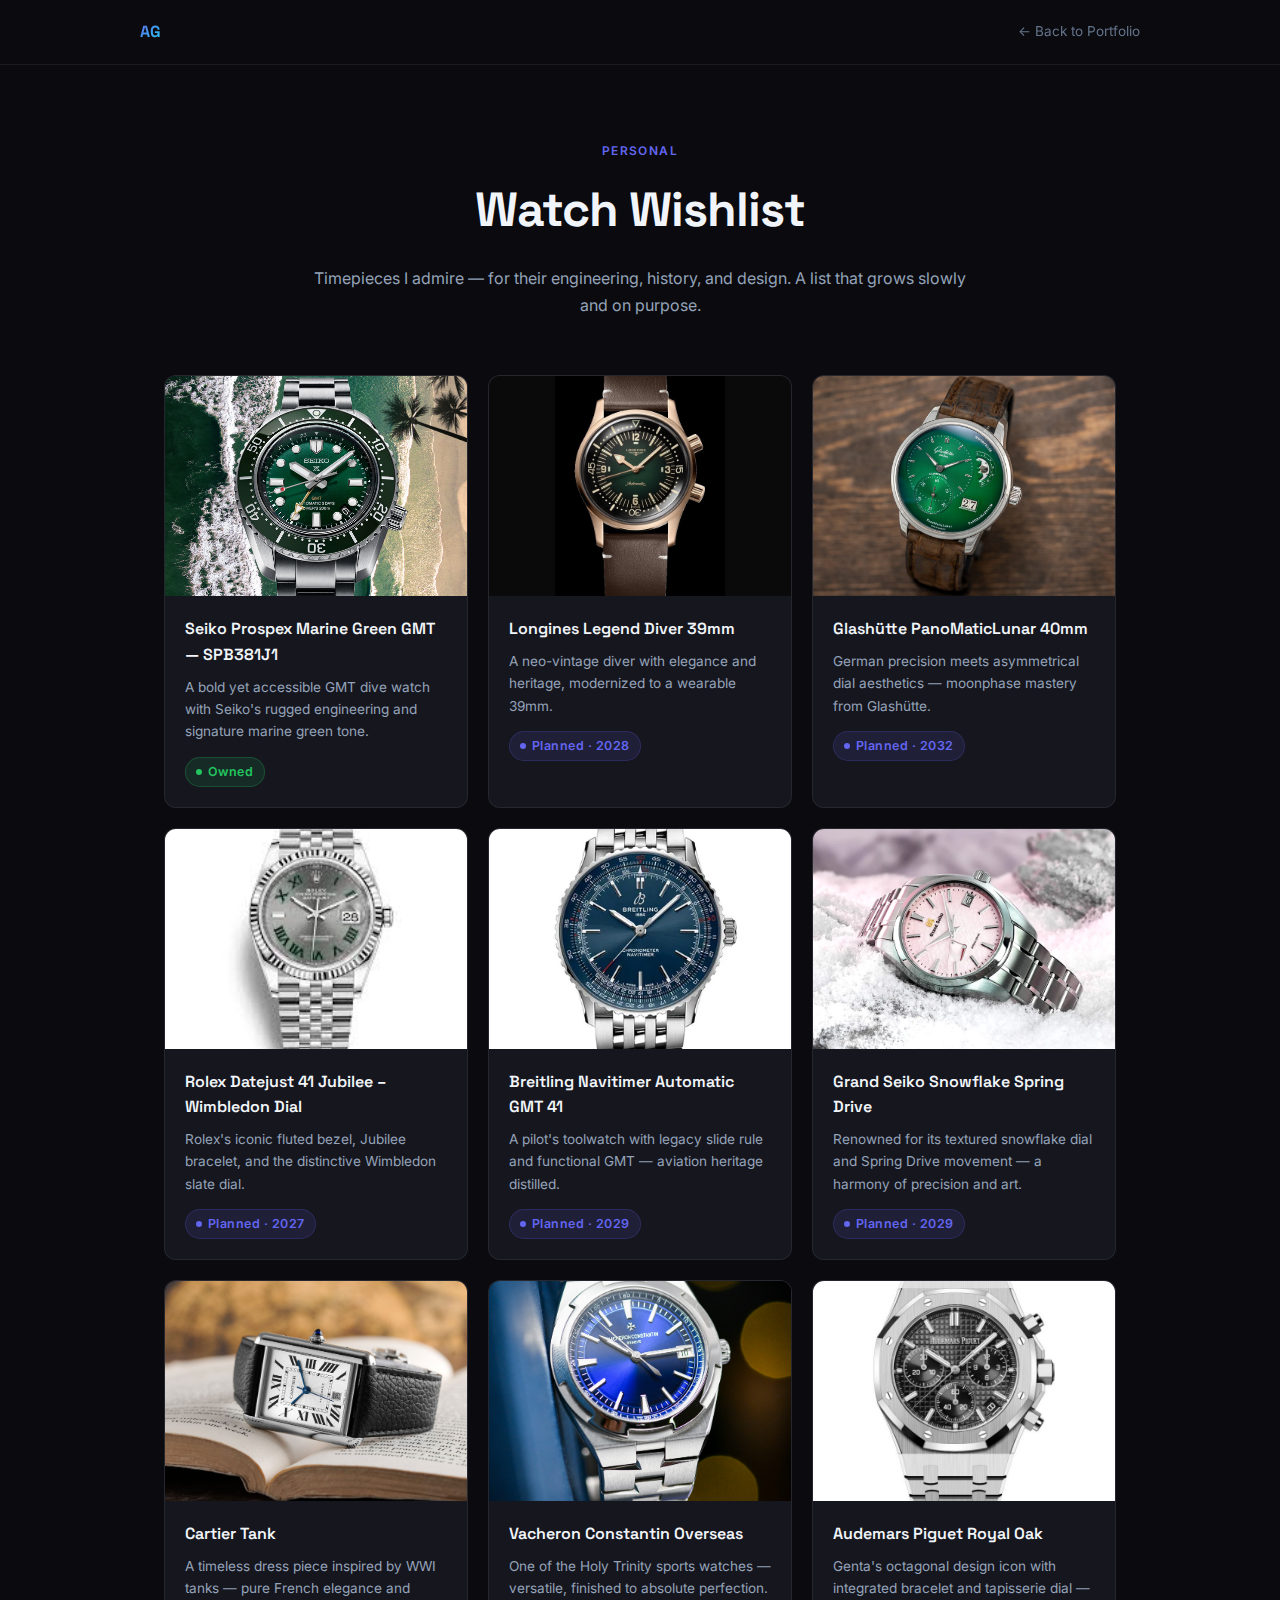
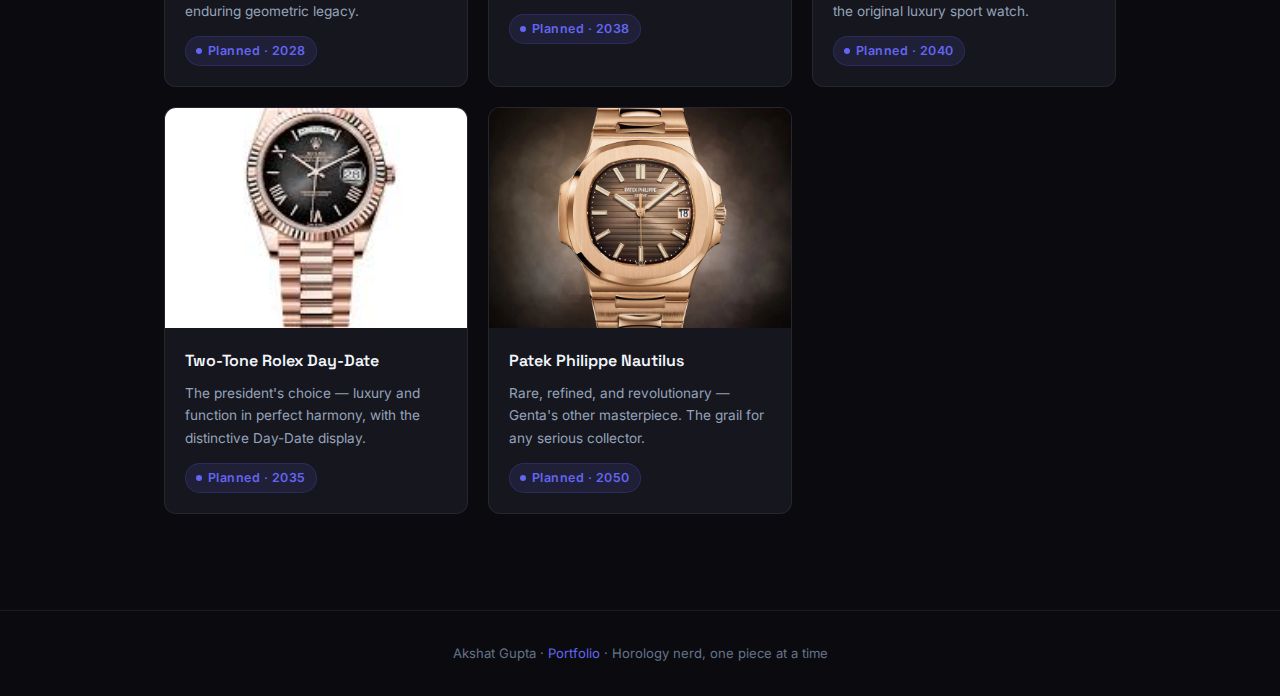
<file: watch-wishlist.html>
<!DOCTYPE html>
<html lang="en">
<head>
  <meta charset="UTF-8" />
  <meta name="viewport" content="width=device-width, initial-scale=1.0" />
  <title>Watch Wishlist — Akshat Gupta</title>
  <link rel="preconnect" href="https://fonts.googleapis.com">
  <link rel="preconnect" href="https://fonts.gstatic.com" crossorigin>
  <link href="https://fonts.googleapis.com/css2?family=Space+Grotesk:wght@400;500;600;700&family=Inter:wght@400;500;600&display=swap" rel="stylesheet">
  <style>
    *, *::before, *::after { box-sizing: border-box; margin: 0; padding: 0; }

    :root {
      --bg:       #0a0a0f;
      --surface:  #111118;
      --card:     #16161f;
      --border:   rgba(255,255,255,0.07);
      --border-l: rgba(255,255,255,0.12);
      --primary:  #6366f1;
      --secondary:#22d3ee;
      --gradient: linear-gradient(135deg, #6366f1, #22d3ee);
      --text:     #f1f5f9;
      --muted:    #64748b;
      --dim:      #94a3b8;
      --font-h:   'Space Grotesk', system-ui, sans-serif;
      --font-b:   'Inter', system-ui, sans-serif;
      --radius:   12px;
    }

    html { scroll-behavior: smooth; }
    body {
      font-family: var(--font-b);
      background: var(--bg);
      color: var(--text);
      line-height: 1.6;
      -webkit-font-smoothing: antialiased;
    }
    a { color: inherit; text-decoration: none; }
    img { max-width: 100%; display: block; }

    /* Nav */
    nav {
      position: sticky;
      top: 0;
      background: rgba(10,10,15,0.85);
      backdrop-filter: blur(20px);
      -webkit-backdrop-filter: blur(20px);
      border-bottom: 1px solid var(--border);
      z-index: 100;
      padding: 0 24px;
    }
    .nav-inner {
      max-width: 1000px;
      margin: 0 auto;
      height: 64px;
      display: flex;
      align-items: center;
      justify-content: space-between;
    }
    .nav-logo {
      font-family: var(--font-h);
      font-weight: 700;
      font-size: 1rem;
      background: var(--gradient);
      -webkit-background-clip: text;
      -webkit-text-fill-color: transparent;
      background-clip: text;
    }
    .nav-back {
      font-size: 0.85rem;
      color: var(--muted);
      display: flex;
      align-items: center;
      gap: 6px;
      transition: color 0.2s;
    }
    .nav-back:hover { color: var(--text); }

    /* Hero */
    .page-hero {
      padding: 72px 24px 56px;
      text-align: center;
      max-width: 700px;
      margin: 0 auto;
    }
    .page-label {
      display: inline-block;
      font-size: 0.75rem;
      font-weight: 600;
      letter-spacing: 0.12em;
      text-transform: uppercase;
      color: var(--primary);
      margin-bottom: 12px;
    }
    .page-title {
      font-family: var(--font-h);
      font-size: clamp(2rem, 5vw, 3rem);
      font-weight: 700;
      letter-spacing: -0.02em;
      margin-bottom: 16px;
    }
    .page-sub {
      color: var(--dim);
      font-size: 1rem;
      line-height: 1.7;
    }

    /* Grid */
    .container { max-width: 1000px; margin: 0 auto; padding: 0 24px 96px; }
    .watch-grid {
      display: grid;
      grid-template-columns: repeat(auto-fill, minmax(280px, 1fr));
      gap: 20px;
    }

    /* Card */
    .watch-card {
      background: var(--card);
      border: 1px solid var(--border);
      border-radius: var(--radius);
      overflow: hidden;
      transition: border-color 0.25s, transform 0.25s, box-shadow 0.25s;
    }
    .watch-card:hover {
      border-color: var(--border-l);
      transform: translateY(-4px);
      box-shadow: 0 16px 48px rgba(0,0,0,0.45);
    }
    .watch-img-wrap {
      height: 220px;
      overflow: hidden;
      background: #0d0d15;
    }
    .watch-img-wrap img {
      width: 100%;
      height: 100%;
      object-fit: cover;
      transition: transform 0.4s ease;
    }
    .watch-card:hover .watch-img-wrap img { transform: scale(1.04); }

    .watch-info { padding: 20px; }
    .watch-name {
      font-family: var(--font-h);
      font-size: 1rem;
      font-weight: 600;
      margin-bottom: 8px;
      color: var(--text);
    }
    .watch-desc {
      font-size: 0.85rem;
      color: var(--dim);
      line-height: 1.65;
      margin-bottom: 14px;
    }
    .watch-status {
      display: inline-flex;
      align-items: center;
      gap: 6px;
      font-size: 0.78rem;
      font-weight: 600;
      letter-spacing: 0.04em;
      padding: 4px 10px;
      border-radius: 100px;
    }
    .status-owned {
      background: rgba(34,197,94,0.12);
      color: #22c55e;
      border: 1px solid rgba(34,197,94,0.25);
    }
    .status-planned {
      background: rgba(99,102,241,0.12);
      color: var(--primary);
      border: 1px solid rgba(99,102,241,0.2);
    }
    .status-dot { width: 6px; height: 6px; border-radius: 50%; background: currentColor; }

    /* Footer */
    footer {
      border-top: 1px solid var(--border);
      padding: 32px 24px;
      text-align: center;
    }
    footer p { font-size: 0.82rem; color: var(--muted); }
    footer a { color: var(--primary); }
    footer a:hover { text-decoration: underline; }
  </style>
</head>
<body>
  <nav>
    <div class="nav-inner">
      <a href="index.html" class="nav-logo">AG</a>
      <a href="index.html" class="nav-back">← Back to Portfolio</a>
    </div>
  </nav>

  <div class="page-hero">
    <span class="page-label">Personal</span>
    <h1 class="page-title">Watch Wishlist</h1>
    <p class="page-sub">Timepieces I admire — for their engineering, history, and design. A list that grows slowly and on purpose.</p>
  </div>

  <div class="container">
    <div class="watch-grid">

      <div class="watch-card">
        <div class="watch-img-wrap">
          <img src="seiko_spb381j1.jpeg" alt="Seiko Prospex Marine Green GMT" />
        </div>
        <div class="watch-info">
          <h2 class="watch-name">Seiko Prospex Marine Green GMT — SPB381J1</h2>
          <p class="watch-desc">A bold yet accessible GMT dive watch with Seiko's rugged engineering and signature marine green tone.</p>
          <span class="watch-status status-owned"><span class="status-dot"></span>Owned</span>
        </div>
      </div>

      <div class="watch-card">
        <div class="watch-img-wrap">
          <img src="longines_legend_diver.jpeg" alt="Longines Legend Diver 39mm" />
        </div>
        <div class="watch-info">
          <h2 class="watch-name">Longines Legend Diver 39mm</h2>
          <p class="watch-desc">A neo-vintage diver with elegance and heritage, modernized to a wearable 39mm.</p>
          <span class="watch-status status-planned"><span class="status-dot"></span>Planned · 2028</span>
        </div>
      </div>

      <div class="watch-card">
        <div class="watch-img-wrap">
          <img src="glashutte_panomaticlunar.jpeg" alt="Glashütte PanoMaticLunar" />
        </div>
        <div class="watch-info">
          <h2 class="watch-name">Glashütte PanoMaticLunar 40mm</h2>
          <p class="watch-desc">German precision meets asymmetrical dial aesthetics — moonphase mastery from Glashütte.</p>
          <span class="watch-status status-planned"><span class="status-dot"></span>Planned · 2032</span>
        </div>
      </div>

      <div class="watch-card">
        <div class="watch-img-wrap">
          <img src="rolex_datejust_wimbledon.jpeg" alt="Rolex Datejust 41 Wimbledon" />
        </div>
        <div class="watch-info">
          <h2 class="watch-name">Rolex Datejust 41 Jubilee – Wimbledon Dial</h2>
          <p class="watch-desc">Rolex's iconic fluted bezel, Jubilee bracelet, and the distinctive Wimbledon slate dial.</p>
          <span class="watch-status status-planned"><span class="status-dot"></span>Planned · 2027</span>
        </div>
      </div>

      <div class="watch-card">
        <div class="watch-img-wrap">
          <img src="breitling_navitimer_gmt.jpeg" alt="Breitling Navitimer GMT" />
        </div>
        <div class="watch-info">
          <h2 class="watch-name">Breitling Navitimer Automatic GMT 41</h2>
          <p class="watch-desc">A pilot's toolwatch with legacy slide rule and functional GMT — aviation heritage distilled.</p>
          <span class="watch-status status-planned"><span class="status-dot"></span>Planned · 2029</span>
        </div>
      </div>

      <div class="watch-card">
        <div class="watch-img-wrap">
          <img src="grand_seiko_snowflake.jpeg" alt="Grand Seiko Snowflake" />
        </div>
        <div class="watch-info">
          <h2 class="watch-name">Grand Seiko Snowflake Spring Drive</h2>
          <p class="watch-desc">Renowned for its textured snowflake dial and Spring Drive movement — a harmony of precision and art.</p>
          <span class="watch-status status-planned"><span class="status-dot"></span>Planned · 2029</span>
        </div>
      </div>

      <div class="watch-card">
        <div class="watch-img-wrap">
          <img src="cartier_tank.jpeg" alt="Cartier Tank" />
        </div>
        <div class="watch-info">
          <h2 class="watch-name">Cartier Tank</h2>
          <p class="watch-desc">A timeless dress piece inspired by WWI tanks — pure French elegance and enduring geometric legacy.</p>
          <span class="watch-status status-planned"><span class="status-dot"></span>Planned · 2028</span>
        </div>
      </div>

      <div class="watch-card">
        <div class="watch-img-wrap">
          <img src="vc_overseas.jpeg" alt="Vacheron Constantin Overseas" />
        </div>
        <div class="watch-info">
          <h2 class="watch-name">Vacheron Constantin Overseas</h2>
          <p class="watch-desc">One of the Holy Trinity sports watches — versatile, finished to absolute perfection.</p>
          <span class="watch-status status-planned"><span class="status-dot"></span>Planned · 2038</span>
        </div>
      </div>

      <div class="watch-card">
        <div class="watch-img-wrap">
          <img src="ap_royal_oak.jpeg" alt="Audemars Piguet Royal Oak" />
        </div>
        <div class="watch-info">
          <h2 class="watch-name">Audemars Piguet Royal Oak</h2>
          <p class="watch-desc">Genta's octagonal design icon with integrated bracelet and tapisserie dial — the original luxury sport watch.</p>
          <span class="watch-status status-planned"><span class="status-dot"></span>Planned · 2040</span>
        </div>
      </div>

      <div class="watch-card">
        <div class="watch-img-wrap">
          <img src="rolex_daydate_twotone.jpeg" alt="Two-Tone Rolex Day-Date" />
        </div>
        <div class="watch-info">
          <h2 class="watch-name">Two-Tone Rolex Day-Date</h2>
          <p class="watch-desc">The president's choice — luxury and function in perfect harmony, with the distinctive Day-Date display.</p>
          <span class="watch-status status-planned"><span class="status-dot"></span>Planned · 2035</span>
        </div>
      </div>

      <div class="watch-card">
        <div class="watch-img-wrap">
          <img src="patek_nautilus.jpeg" alt="Patek Philippe Nautilus" />
        </div>
        <div class="watch-info">
          <h2 class="watch-name">Patek Philippe Nautilus</h2>
          <p class="watch-desc">Rare, refined, and revolutionary — Genta's other masterpiece. The grail for any serious collector.</p>
          <span class="watch-status status-planned"><span class="status-dot"></span>Planned · 2050</span>
        </div>
      </div>

    </div>
  </div>

  <footer>
    <p>Akshat Gupta · <a href="index.html">Portfolio</a> · Horology nerd, one piece at a time</p>
  </footer>
</body>
</html>
</file>
<file: style.css>
/* ═══════════════════════════════════════════════════════════════
   Akshat Gupta Portfolio — Design System
   Dark technical aesthetic: Linear/Vercel-inspired
   ═══════════════════════════════════════════════════════════════ */

/* ── Reset & Base ─────────────────────────────────────────────── */
*, *::before, *::after { box-sizing: border-box; margin: 0; padding: 0; }

:root {
  --bg:         #0a0a0f;
  --surface:    #111118;
  --card:       #16161f;
  --card-hover: #1c1c28;
  --border:     rgba(255,255,255,0.07);
  --border-light: rgba(255,255,255,0.12);

  --primary:    #6366f1;
  --primary-dim: rgba(99,102,241,0.15);
  --secondary:  #22d3ee;
  --gradient:   linear-gradient(135deg, #6366f1, #22d3ee);

  --text:       #f1f5f9;
  --text-muted: #64748b;
  --text-dim:   #94a3b8;

  --font-head:  'Space Grotesk', system-ui, sans-serif;
  --font-body:  'Inter', system-ui, sans-serif;

  --radius:     12px;
  --radius-lg:  20px;
  --nav-h:      72px;
  --transition: 0.25s ease;
}

html { scroll-behavior: smooth; overflow-x: hidden; }

body {
  font-family: var(--font-body);
  background: var(--bg);
  color: var(--text);
  line-height: 1.6;
  -webkit-font-smoothing: antialiased;
  overflow-x: hidden;
}

body.menu-open { overflow: hidden; }

img { max-width: 100%; display: block; }
a { color: inherit; text-decoration: none; }
ul { list-style: none; }

.container {
  max-width: 1100px;
  margin: 0 auto;
  padding: 0 24px;
}

.section { padding: 100px 0; }
.section-dark { background: var(--surface); }

/* ── Typography ───────────────────────────────────────────────── */
h1, h2, h3, h4 {
  font-family: var(--font-head);
  font-weight: 700;
  line-height: 1.2;
}

.section-label {
  display: inline-block;
  font-size: 0.75rem;
  font-weight: 600;
  letter-spacing: 0.12em;
  text-transform: uppercase;
  color: var(--primary);
  margin-bottom: 12px;
}

.section-title {
  font-size: clamp(1.75rem, 4vw, 2.5rem);
  color: var(--text);
  margin-bottom: 16px;
}

.section-sub {
  color: var(--text-dim);
  font-size: 1.05rem;
  max-width: 560px;
  width: 100%;
}

.section-header { margin-bottom: 56px; }

/* ── Reveal Animations ────────────────────────────────────────── */
.reveal {
  opacity: 0;
  transform: translateY(28px);
  transition: opacity 0.6s ease, transform 0.6s ease;
}
.reveal.visible {
  opacity: 1;
  transform: translateY(0);
}

/* ── Buttons ──────────────────────────────────────────────────── */
.btn-primary {
  display: inline-flex;
  align-items: center;
  gap: 8px;
  padding: 13px 28px;
  background: var(--gradient);
  color: #fff;
  border-radius: 8px;
  font-weight: 600;
  font-size: 0.95rem;
  transition: opacity var(--transition), transform var(--transition);
}
.btn-primary:hover { opacity: 0.88; transform: translateY(-2px); }

.btn-outline {
  display: inline-flex;
  align-items: center;
  gap: 8px;
  padding: 12px 28px;
  border: 1px solid var(--border-light);
  color: var(--text);
  border-radius: 8px;
  font-weight: 600;
  font-size: 0.95rem;
  transition: border-color var(--transition), background var(--transition), transform var(--transition);
}
.btn-outline:hover { border-color: var(--primary); background: var(--primary-dim); transform: translateY(-2px); }

.btn-outline-sm {
  display: inline-flex;
  align-items: center;
  padding: 7px 16px;
  border: 1px solid var(--border-light);
  color: var(--text-dim);
  border-radius: 6px;
  font-size: 0.82rem;
  font-weight: 500;
  transition: border-color var(--transition), color var(--transition), background var(--transition);
}
.btn-outline-sm:hover { border-color: var(--primary); color: var(--text); background: var(--primary-dim); }

.btn-ghost-sm {
  display: inline-flex;
  align-items: center;
  padding: 6px 14px;
  background: rgba(255,255,255,0.06);
  border: 1px solid var(--border);
  color: var(--text-dim);
  border-radius: 6px;
  font-size: 0.82rem;
  font-weight: 500;
  cursor: pointer;
  transition: background var(--transition), color var(--transition), border-color var(--transition);
}
.btn-ghost-sm:hover { background: var(--primary-dim); color: var(--text); border-color: var(--primary); }

/* ── Tech Tags ────────────────────────────────────────────────── */
.tech-tags { display: flex; flex-wrap: wrap; gap: 8px; margin-top: 16px; }
.tech-tag {
  padding: 4px 12px;
  background: rgba(255,255,255,0.05);
  border: 1px solid var(--border);
  border-radius: 100px;
  font-size: 0.78rem;
  color: var(--text-dim);
  white-space: nowrap;
}

/* ── NAV ──────────────────────────────────────────────────────── */
#navbar {
  position: fixed;
  top: 0; left: 0; right: 0;
  z-index: 1000;
  height: var(--nav-h);
  transition: background var(--transition), box-shadow var(--transition), border-color var(--transition);
  border-bottom: 1px solid transparent;
}
#navbar.scrolled {
  background: rgba(10,10,15,0.85);
  backdrop-filter: blur(20px);
  -webkit-backdrop-filter: blur(20px);
  border-bottom-color: var(--border);
  box-shadow: 0 1px 30px rgba(0,0,0,0.4);
}

.nav-inner {
  max-width: 1100px;
  margin: 0 auto;
  padding: 0 24px;
  height: 100%;
  display: flex;
  align-items: center;
  gap: 32px;
}

.nav-logo {
  font-family: var(--font-head);
  font-weight: 700;
  font-size: 1.1rem;
  background: var(--gradient);
  -webkit-background-clip: text;
  -webkit-text-fill-color: transparent;
  background-clip: text;
  letter-spacing: -0.01em;
}

.nav-links {
  display: flex;
  gap: 24px;
  flex: 1;
}
.nav-links a {
  font-size: 0.88rem;
  color: var(--text-muted);
  font-weight: 500;
  transition: color var(--transition);
  position: relative;
  padding-bottom: 2px;
}
.nav-links a::after {
  content: '';
  position: absolute;
  bottom: -2px; left: 0;
  width: 0; height: 1px;
  background: var(--primary);
  transition: width var(--transition);
}
.nav-links a:hover, .nav-links a.active { color: var(--text); }
.nav-links a:hover::after, .nav-links a.active::after { width: 100%; }

.nav-right {
  display: flex;
  align-items: center;
  gap: 12px;
  margin-left: auto;
}

.nav-subtle {
  font-size: 0.8rem;
  color: var(--text-muted);
  opacity: 0.6;
  transition: opacity var(--transition);
}
.nav-subtle:hover { opacity: 1; }

/* Hamburger */
.hamburger {
  display: none;
  flex-direction: column;
  gap: 5px;
  background: none;
  border: none;
  cursor: pointer;
  padding: 4px;
}
.hamburger span {
  display: block;
  width: 22px;
  height: 2px;
  background: var(--text-dim);
  border-radius: 2px;
  transition: transform 0.3s, opacity 0.3s;
}
.hamburger.open span:nth-child(1) { transform: translateY(7px) rotate(45deg); }
.hamburger.open span:nth-child(2) { opacity: 0; }
.hamburger.open span:nth-child(3) { transform: translateY(-7px) rotate(-45deg); }

/* Mobile menu */
.mobile-menu {
  display: none;
  position: fixed;
  inset: 0;
  background: rgba(10,10,15,0.97);
  backdrop-filter: blur(20px);
  flex-direction: column;
  align-items: center;
  justify-content: center;
  gap: 32px;
  z-index: 999;
}
.mobile-menu.open { display: flex; }
.mobile-link {
  font-family: var(--font-head);
  font-size: 1.5rem;
  font-weight: 600;
  color: var(--text-dim);
  transition: color var(--transition);
}
.mobile-link:hover { color: var(--text); }

/* ── HERO ─────────────────────────────────────────────────────── */
#hero {
  position: relative;
  min-height: 100vh;
  display: flex;
  align-items: center;
  justify-content: center;
  overflow: hidden;
  padding-top: var(--nav-h);
}

.hero-bg {
  position: absolute;
  inset: 0;
  overflow: hidden;
  pointer-events: none;
}

.mesh-blob {
  position: absolute;
  border-radius: 50%;
  filter: blur(80px);
  opacity: 0.18;
  animation: blobFloat 12s ease-in-out infinite;
}
.blob1 {
  width: 500px; height: 500px;
  background: var(--primary);
  top: -100px; left: -100px;
  animation-delay: 0s;
}
.blob2 {
  width: 400px; height: 400px;
  background: var(--secondary);
  top: 200px; right: -80px;
  animation-delay: -4s;
}
.blob3 {
  width: 300px; height: 300px;
  background: #a855f7;
  bottom: 50px; left: 40%;
  animation-delay: -8s;
}

@keyframes blobFloat {
  0%, 100% { transform: translate(0, 0) scale(1); }
  33%       { transform: translate(20px, -30px) scale(1.05); }
  66%       { transform: translate(-15px, 20px) scale(0.95); }
}

.hero-content {
  position: relative;
  z-index: 1;
  text-align: center;
  padding: 0 24px;
  max-width: 800px;
}

.hero-badge {
  display: inline-flex;
  align-items: center;
  gap: 8px;
  padding: 6px 16px;
  background: rgba(99,102,241,0.12);
  border: 1px solid rgba(99,102,241,0.25);
  border-radius: 100px;
  font-size: 0.82rem;
  color: var(--primary);
  font-weight: 500;
  margin-bottom: 28px;
  letter-spacing: 0.02em;
}
.badge-dot {
  width: 7px; height: 7px;
  background: #22c55e;
  border-radius: 50%;
  animation: pulse-dot 2s ease-in-out infinite;
}
@keyframes pulse-dot {
  0%, 100% { opacity: 1; transform: scale(1); }
  50% { opacity: 0.6; transform: scale(0.8); }
}

.hero-name {
  font-size: clamp(3rem, 8vw, 6rem);
  font-weight: 700;
  letter-spacing: -0.03em;
  background: var(--gradient);
  -webkit-background-clip: text;
  -webkit-text-fill-color: transparent;
  background-clip: text;
  margin-bottom: 20px;
}

.hero-roles {
  height: 40px;
  overflow: hidden;
  position: relative;
  margin-bottom: 24px;
  width: 100%;
}
.role {
  position: absolute;
  left: 0;
  right: 0;
  text-align: center;
  font-size: 1.1rem;
  font-weight: 500;
  color: var(--text-dim);
  opacity: 0;
  transform: translateY(20px);
  white-space: nowrap;
  animation: roleSlide 12s ease-in-out infinite;
}
.role1 { animation-delay: 0s; }
.role2 { animation-delay: 3s; }
.role3 { animation-delay: 6s; }
.role4 { animation-delay: 9s; }

@keyframes roleSlide {
  0%   { opacity: 0; transform: translateY(20px); }
  8%   { opacity: 1; transform: translateY(0); }
  20%  { opacity: 1; transform: translateY(0); }
  28%  { opacity: 0; transform: translateY(-20px); }
  100% { opacity: 0; transform: translateY(-20px); }
}

.hero-pitch {
  font-size: 1.15rem;
  color: var(--text-dim);
  margin-bottom: 36px;
  line-height: 1.7;
}

.hero-ctas {
  display: flex;
  gap: 16px;
  justify-content: center;
  flex-wrap: wrap;
  margin-bottom: 40px;
}

.hero-socials {
  display: flex;
  gap: 20px;
  justify-content: center;
}
.hero-socials a {
  color: var(--text-muted);
  transition: color var(--transition), transform var(--transition);
}
.hero-socials a:hover { color: var(--text); transform: translateY(-2px); }

.scroll-indicator {
  position: absolute;
  bottom: 32px;
  left: 50%;
  transform: translateX(-50%);
  opacity: 0.4;
}
.scroll-arrow {
  width: 20px; height: 20px;
  border-right: 2px solid var(--text-dim);
  border-bottom: 2px solid var(--text-dim);
  transform: rotate(45deg);
  animation: scrollBounce 1.5s ease-in-out infinite;
}
@keyframes scrollBounce {
  0%, 100% { transform: rotate(45deg) translateY(0); }
  50% { transform: rotate(45deg) translateY(6px); }
}

/* ── ABOUT ────────────────────────────────────────────────────── */
.about-grid {
  display: grid;
  grid-template-columns: 280px 1fr;
  gap: 64px;
  align-items: center;
}

.about-photo-wrap {
  position: relative;
  width: 240px;
  height: 240px;
}
.photo-glow {
  position: absolute;
  inset: -8px;
  border-radius: 50%;
  background: var(--gradient);
  opacity: 0.3;
  filter: blur(16px);
  animation: glowPulse 3s ease-in-out infinite;
}
@keyframes glowPulse {
  0%, 100% { opacity: 0.25; }
  50% { opacity: 0.45; }
}
.about-photo {
  width: 240px; height: 240px;
  object-fit: cover;
  border-radius: 50%;
  border: 2px solid var(--border-light);
  position: relative;
  z-index: 1;
}

.about-text p {
  color: var(--text-dim);
  margin-bottom: 16px;
  font-size: 1rem;
  line-height: 1.75;
}
.about-text p strong { color: var(--text); font-weight: 600; }

.about-chips { display: flex; flex-wrap: wrap; gap: 8px; margin-top: 24px; }
.chip {
  padding: 6px 14px;
  background: rgba(255,255,255,0.05);
  border: 1px solid var(--border);
  border-radius: 100px;
  font-size: 0.82rem;
  color: var(--text-dim);
}
.chip-primary {
  background: var(--primary-dim);
  border-color: rgba(99,102,241,0.3);
  color: var(--primary);
}

/* ── APPS ─────────────────────────────────────────────────────── */
.apps-grid {
  display: grid;
  grid-template-columns: 1fr;
  gap: 36px;
  max-width: 800px;
  margin: 0 auto;
}

.app-card {
  background: var(--card);
  border: 1px solid var(--border);
  border-radius: var(--radius-lg);
  padding: 32px;
  transition: border-color var(--transition), transform var(--transition), box-shadow var(--transition);
}
.app-card:hover {
  border-color: var(--border-light);
  transform: translateY(-4px);
  box-shadow: 0 20px 60px rgba(0,0,0,0.4);
}

.app-card-header {
  display: flex;
  align-items: center;
  justify-content: space-between;
  margin-bottom: 16px;
  flex-wrap: wrap;
  gap: 8px;
}

.app-tag {
  font-size: 0.75rem;
  font-weight: 600;
  letter-spacing: 0.06em;
  text-transform: uppercase;
  padding: 4px 10px;
  border-radius: 4px;
  background: rgba(255,255,255,0.06);
  color: var(--text-muted);
}
.app-tag-special {
  background: rgba(99,102,241,0.15);
  color: var(--primary);
  border: 1px solid rgba(99,102,241,0.25);
}

.app-title {
  font-size: 1.6rem;
  font-weight: 700;
  margin-bottom: 12px;
}

.app-desc {
  color: var(--text-dim);
  font-size: 0.95rem;
  line-height: 1.7;
  margin-bottom: 24px;
}

/* Carousel */
.screenshot-carousel {
  position: relative;
  overflow: hidden;
  border-radius: var(--radius);
  background: var(--bg);
  margin-bottom: 20px;
  min-height: 320px;
  display: flex;
  align-items: center;
  justify-content: center;
}

.carousel-track {
  display: flex;
  width: 100%;
  transition: transform 0.4s ease;
}
.carousel-slide {
  min-width: 100%;
  display: flex;
  flex-direction: column;
  align-items: center;
  padding: 20px;
  gap: 12px;
}

.phone-mockup {
  width: 170px;
  background: #1a1a2e;
  border-radius: 28px;
  border: 2px solid rgba(255,255,255,0.12);
  overflow: hidden;
  box-shadow: 0 24px 60px rgba(0,0,0,0.6);
  padding: 4px;
}
.phone-mockup img {
  border-radius: 24px;
  width: 100%;
  height: auto;
}

.slide-caption {
  font-size: 0.8rem;
  color: var(--text-muted);
  text-align: center;
}

.carousel-btn {
  position: absolute;
  top: 50%;
  transform: translateY(-50%);
  background: rgba(255,255,255,0.08);
  border: 1px solid var(--border);
  color: var(--text);
  width: 36px; height: 36px;
  border-radius: 50%;
  font-size: 1.2rem;
  cursor: pointer;
  display: flex; align-items: center; justify-content: center;
  transition: background var(--transition);
  z-index: 2;
}
.carousel-btn:hover { background: rgba(255,255,255,0.15); }
.carousel-prev { left: 10px; }
.carousel-next { right: 10px; }

.carousel-dots {
  position: absolute;
  bottom: 10px;
  left: 50%;
  transform: translateX(-50%);
  display: flex;
  gap: 6px;
  z-index: 2;
}
.dot {
  width: 6px; height: 6px;
  border-radius: 50%;
  background: var(--text-muted);
  cursor: pointer;
  transition: background var(--transition), width var(--transition);
}
.dot.active { background: var(--primary); width: 18px; border-radius: 3px; }

/* LeanAI placeholder */
.leanai-placeholder {
  display: flex;
  flex-direction: column;
  align-items: center;
  justify-content: center;
  gap: 12px;
  padding: 40px 20px;
  color: var(--text-muted);
  opacity: 0.5;
  min-height: 220px;
}
.leanai-placeholder p { font-size: 0.85rem; }

/* Feature toggle */
.app-features-toggle { margin-bottom: 12px; }
.app-features {
  background: rgba(255,255,255,0.03);
  border: 1px solid var(--border);
  border-radius: var(--radius);
  padding: 16px 20px;
  margin-bottom: 16px;
}
.app-features.hidden { display: none; }
.app-features ul { display: flex; flex-direction: column; gap: 8px; }
.app-features li {
  font-size: 0.88rem;
  color: var(--text-dim);
  padding-left: 16px;
  position: relative;
}
.app-features li::before {
  content: '\2192';
  position: absolute;
  left: 0;
  color: var(--primary);
}

/* ── PROJECTS ─────────────────────────────────────────────────── */
.projects-grid {
  display: grid;
  grid-template-columns: repeat(3, 1fr);
  gap: 20px;
}

.project-card {
  background: var(--card);
  border: 1px solid var(--border);
  border-radius: var(--radius);
  padding: 24px;
  transition: border-color var(--transition), transform var(--transition), box-shadow var(--transition);
}
.project-card:hover {
  border-color: var(--border-light);
  transform: translateY(-3px);
  box-shadow: 0 12px 40px rgba(0,0,0,0.35);
}

.project-card-top {
  display: flex;
  align-items: center;
  justify-content: space-between;
  margin-bottom: 12px;
}

.project-tag {
  font-size: 0.72rem;
  font-weight: 600;
  text-transform: uppercase;
  letter-spacing: 0.08em;
  color: var(--secondary);
}
.project-link-btn {
  font-size: 0.78rem;
  color: var(--primary);
  font-weight: 500;
  transition: color var(--transition);
}
.project-link-btn:hover { color: var(--text); }
.project-link-placeholder { font-size: 0.72rem; color: var(--text-muted); }

.project-card h3 {
  font-size: 1rem;
  font-weight: 600;
  margin-bottom: 8px;
  color: var(--text);
}
.project-card p {
  font-size: 0.88rem;
  color: var(--text-dim);
  line-height: 1.65;
}

/* ── EXPERIENCE ───────────────────────────────────────────────── */
.timeline {
  position: relative;
  padding-left: 32px;
}
.timeline::before {
  content: '';
  position: absolute;
  left: 10px;
  top: 8px;
  bottom: 8px;
  width: 1px;
  background: var(--border);
}

.timeline-item {
  position: relative;
  margin-bottom: 48px;
}
.timeline-item:last-child { margin-bottom: 0; }

.timeline-dot {
  position: absolute;
  left: -28px;
  top: 6px;
  width: 12px; height: 12px;
  background: var(--card);
  border: 2px solid var(--text-muted);
  border-radius: 50%;
}
.timeline-dot.dot-primary {
  border-color: var(--primary);
  background: var(--primary-dim);
  box-shadow: 0 0 12px rgba(99,102,241,0.4);
}

.timeline-content {
  background: var(--card);
  border: 1px solid var(--border);
  border-radius: var(--radius);
  padding: 24px 28px;
  transition: border-color var(--transition);
}
.timeline-content:hover { border-color: var(--border-light); }

.timeline-header {
  display: flex;
  align-items: flex-start;
  justify-content: space-between;
  gap: 16px;
  margin-bottom: 16px;
  flex-wrap: wrap;
}

.timeline-header h3 { font-size: 1.05rem; font-weight: 600; }
.timeline-company { font-size: 0.88rem; color: var(--text-muted); margin-top: 2px; }
.timeline-meta { display: flex; align-items: center; gap: 10px; flex-wrap: wrap; }
.timeline-date { font-size: 0.82rem; color: var(--text-muted); white-space: nowrap; }

.badge-upcoming {
  font-size: 0.72rem;
  font-weight: 700;
  text-transform: uppercase;
  letter-spacing: 0.08em;
  padding: 3px 8px;
  background: rgba(34,211,238,0.12);
  color: var(--secondary);
  border: 1px solid rgba(34,211,238,0.25);
  border-radius: 4px;
}

.timeline-bullets { display: flex; flex-direction: column; gap: 8px; margin-bottom: 16px; }
.timeline-bullets li {
  font-size: 0.9rem;
  color: var(--text-dim);
  padding-left: 16px;
  position: relative;
  line-height: 1.6;
}
.timeline-bullets li::before {
  content: '\25B8';
  position: absolute;
  left: 0;
  color: var(--primary);
  font-size: 0.75rem;
}

/* ── SKILLS ───────────────────────────────────────────────────── */
.skills-grid {
  display: grid;
  grid-template-columns: repeat(3, 1fr);
  gap: 28px;
}

.skill-group {
  background: var(--card);
  border: 1px solid var(--border);
  border-radius: var(--radius);
  padding: 24px;
}

.skill-group-title {
  font-size: 0.8rem;
  font-weight: 600;
  text-transform: uppercase;
  letter-spacing: 0.1em;
  background: var(--gradient);
  -webkit-background-clip: text;
  -webkit-text-fill-color: transparent;
  background-clip: text;
  margin-bottom: 4px;
}

/* ── EDUCATION ────────────────────────────────────────────────── */
.edu-grid {
  display: grid;
  grid-template-columns: 1fr 1fr;
  gap: 24px;
}

.edu-card {
  background: var(--card);
  border: 1px solid var(--border);
  border-radius: var(--radius);
  padding: 28px;
  display: flex;
  gap: 20px;
  transition: border-color var(--transition), transform var(--transition);
}
.edu-card:hover { border-color: var(--border-light); transform: translateY(-2px); }

.edu-icon {
  width: 48px; height: 48px;
  border-radius: 12px;
  display: flex;
  align-items: center;
  justify-content: center;
  font-weight: 700;
  font-size: 0.85rem;
  font-family: var(--font-head);
  flex-shrink: 0;
}
.edu-icon-ucsd { background: rgba(0,98,147,0.2); color: #0ea5e9; border: 1px solid rgba(14,165,233,0.25); }
.edu-icon-bits { background: rgba(239,68,68,0.12); color: #f87171; border: 1px solid rgba(248,113,113,0.2); }

.edu-info h3 { font-size: 1rem; font-weight: 600; margin-bottom: 4px; }
.edu-school { font-size: 0.85rem; color: var(--text-muted); margin-bottom: 4px; }
.edu-dates { font-size: 0.8rem; color: var(--text-muted); opacity: 0.7; margin-bottom: 12px; }
.edu-info p { font-size: 0.88rem; color: var(--text-dim); line-height: 1.65; }

/* ── AWARDS ───────────────────────────────────────────────────── */
.awards-grid {
  display: grid;
  grid-template-columns: repeat(3, 1fr);
  gap: 20px;
}

.award-card {
  background: var(--card);
  border: 1px solid var(--border);
  border-radius: var(--radius);
  padding: 28px;
  text-align: center;
  transition: border-color var(--transition), transform var(--transition);
}
.award-card:hover { border-color: var(--border-light); transform: translateY(-3px); }
.award-icon { font-size: 2rem; margin-bottom: 12px; }
.award-card h4 { font-size: 1rem; font-weight: 600; margin-bottom: 8px; }
.award-card p { font-size: 0.88rem; color: var(--text-dim); line-height: 1.6; }

/* ── INTERESTS ────────────────────────────────────────────────── */
.interests-grid {
  display: grid;
  grid-template-columns: repeat(3, 1fr);
  gap: 20px;
}

.interest-card {
  background: var(--card);
  border: 1px solid var(--border);
  border-radius: var(--radius);
  padding: 24px;
  transition: border-color var(--transition), transform var(--transition);
}
.interest-card:hover { border-color: var(--border-light); transform: translateY(-3px); }
.interest-card-link { display: block; cursor: pointer; }
.interest-icon { font-size: 1.75rem; margin-bottom: 10px; }
.interest-card h4 { font-size: 0.95rem; font-weight: 600; margin-bottom: 6px; }
.interest-card p { font-size: 0.85rem; color: var(--text-dim); line-height: 1.6; }

/* ── CONTACT ──────────────────────────────────────────────────── */
.contact-center {
  max-width: 560px;
  margin: 0 auto;
  text-align: center;
}

.contact-sub {
  color: var(--text-dim);
  font-size: 0.98rem;
  line-height: 1.7;
  margin-bottom: 36px;
}

.contact-email-wrap {
  display: inline-flex;
  align-items: center;
  gap: 12px;
  background: var(--card);
  border: 1px solid var(--border);
  border-radius: 10px;
  padding: 12px 16px;
  margin-bottom: 12px;
}

.contact-email {
  font-family: monospace;
  font-size: 1rem;
  color: var(--text);
}

.copy-toast {
  font-size: 0.82rem;
  color: #22c55e;
  opacity: 0;
  height: 20px;
  transition: opacity 0.3s;
  margin-bottom: 24px;
}
.copy-toast.show { opacity: 1; }

.contact-socials {
  display: flex;
  gap: 16px;
  justify-content: center;
  margin-top: 8px;
}

.contact-social-btn {
  display: inline-flex;
  align-items: center;
  gap: 8px;
  padding: 10px 20px;
  background: var(--card);
  border: 1px solid var(--border);
  border-radius: 8px;
  font-size: 0.88rem;
  color: var(--text-dim);
  font-weight: 500;
  transition: border-color var(--transition), color var(--transition), background var(--transition);
}
.contact-social-btn:hover {
  border-color: var(--primary);
  color: var(--text);
  background: var(--primary-dim);
}

/* ── FOOTER ───────────────────────────────────────────────────── */
footer {
  border-top: 1px solid var(--border);
  padding: 40px 24px;
}

.footer-inner {
  max-width: 1100px;
  margin: 0 auto;
  display: flex;
  align-items: center;
  justify-content: space-between;
  flex-wrap: wrap;
  gap: 16px;
}

.footer-logo {
  font-family: var(--font-head);
  font-weight: 700;
  font-size: 1rem;
  background: var(--gradient);
  -webkit-background-clip: text;
  -webkit-text-fill-color: transparent;
  background-clip: text;
}

.footer-links {
  display: flex;
  gap: 24px;
  flex-wrap: wrap;
}
.footer-links a {
  font-size: 0.85rem;
  color: var(--text-muted);
  transition: color var(--transition);
}
.footer-links a:hover { color: var(--text); }

.footer-copy {
  font-size: 0.8rem;
  color: var(--text-muted);
  opacity: 0.6;
}

/* ── RESPONSIVE ───────────────────────────────────────────────── */

/* ─ Large tablet (≤900px) ──────────────────────────────────────── */
@media (max-width: 900px) {
  .projects-grid    { grid-template-columns: repeat(2, 1fr); }
  .skills-grid      { grid-template-columns: repeat(2, 1fr); }
  .edu-grid         { grid-template-columns: 1fr; }
  .awards-grid      { grid-template-columns: repeat(2, 1fr); gap: 14px; }
  .interests-grid   { grid-template-columns: repeat(2, 1fr); }
  .about-grid       { grid-template-columns: 1fr; gap: 36px; }
  .about-photo-wrap { margin: 0 auto; }
  .app-card         { padding: 24px; }
}

/* ─ Tablet (≤768px) ────────────────────────────────────────────── */
@media (max-width: 768px) {
  .section          { padding: 80px 0; }
  .section-header   { margin-bottom: 40px; }
  .nav-inner        { gap: 16px; }

  .screenshot-carousel { min-height: 280px; }
  .phone-mockup     { width: 140px; }

  .timeline-content { padding: 20px 22px; }
  .edu-card         { padding: 20px; }
  .skill-group      { padding: 20px; }
}

/* ─ Mobile (≤640px) ────────────────────────────────────────────── */
@media (max-width: 640px) {
  :root             { --nav-h: 60px; }
  .section          { padding: 60px 0; }
  .container        { padding: 0 18px; }
  .section-header   { margin-bottom: 32px; }

  /* Nav */
  .nav-links        { display: none; }
  .nav-subtle       { display: none; }
  .hamburger        { display: flex; min-width: 44px; min-height: 44px; align-items: center; justify-content: center; }
  .btn-outline-sm   { display: none; }

  /* Hero */
  .hero-badge       { font-size: 0.72rem; padding: 5px 12px; border-radius: 8px; white-space: normal; text-align: center; max-width: 100%; }
  .hero-pitch       { font-size: 1rem; }
  .hero-ctas        { flex-direction: column; align-items: center; gap: 12px; }
  .hero-ctas .btn-primary,
  .hero-ctas .btn-outline { width: 100%; max-width: 280px; justify-content: center; }
  .blob1            { width: 260px; height: 260px; }
  .blob2            { width: 200px; height: 200px; }
  .blob3            { width: 170px; height: 170px; }

  /* About */
  .about-photo-wrap { width: 180px; height: 180px; }
  .about-photo      { width: 180px; height: 180px; }

  /* Apps */
  .app-card         { padding: 18px; }
  .app-title        { font-size: 1.3rem; }
  .app-card-header  { flex-direction: column; align-items: flex-start; gap: 10px; }
  .screenshot-carousel { min-height: 240px; }
  .phone-mockup     { width: 120px; }
  .carousel-btn     { width: 32px; height: 32px; font-size: 1rem; touch-action: manipulation; }

  /* Projects */
  .projects-grid    { grid-template-columns: 1fr; }

  /* Timeline */
  .timeline-header  { flex-direction: column; gap: 4px; }
  .timeline-meta    { gap: 6px; }
  .timeline-content { padding: 16px 18px; }

  /* Skills */
  .skills-grid      { grid-template-columns: 1fr; }

  /* Awards */
  .awards-grid      { grid-template-columns: 1fr; }

  /* Interests — keep 2-col for compactness */
  .interests-grid   { grid-template-columns: repeat(2, 1fr); }

  /* Contact */
  .contact-email-wrap { display: flex; width: 100%; justify-content: center; }
  .contact-email    { font-size: 0.88rem; word-break: break-all; }
  .contact-socials  { flex-wrap: wrap; justify-content: center; }

  /* Footer */
  .footer-inner     { flex-direction: column; align-items: flex-start; }
  .footer-links     { gap: 12px; }
}

/* ─ Small mobile (≤480px) ──────────────────────────────────────── */
@media (max-width: 480px) {
  .section          { padding: 48px 0; }
  .container        { padding: 0 16px; }

  /* Hero */
  .hero-pitch       { font-size: 0.95rem; }
  .hero-pitch br    { display: none; }
  .role             { font-size: 0.95rem; }

  /* About */
  .about-photo-wrap { width: 160px; height: 160px; }
  .about-photo      { width: 160px; height: 160px; }

  /* Apps */
  .app-card         { padding: 16px; }
  .app-title        { font-size: 1.15rem; }
  .app-desc         { font-size: 0.88rem; }
  .screenshot-carousel { min-height: 210px; }
  .phone-mockup     { width: 105px; }

  /* Timeline */
  .timeline         { padding-left: 22px; }
  .timeline-dot     { left: -18px; width: 10px; height: 10px; }
  .timeline-content { padding: 14px 16px; }
  .timeline-header h3  { font-size: 0.95rem; }
  .timeline-bullets li { font-size: 0.85rem; }

  /* Cards */
  .skill-group      { padding: 16px; }
  .award-card       { padding: 20px; }
  .interest-card    { padding: 18px; }
  .edu-card         { flex-direction: column; gap: 12px; padding: 16px; }
  .edu-icon         { width: 40px; height: 40px; font-size: 0.75rem; }

  /* Contact */
  .contact-email    { font-size: 0.82rem; }

  /* Buttons */
  .btn-primary, .btn-outline { padding: 11px 20px; font-size: 0.9rem; }
}
</file>
